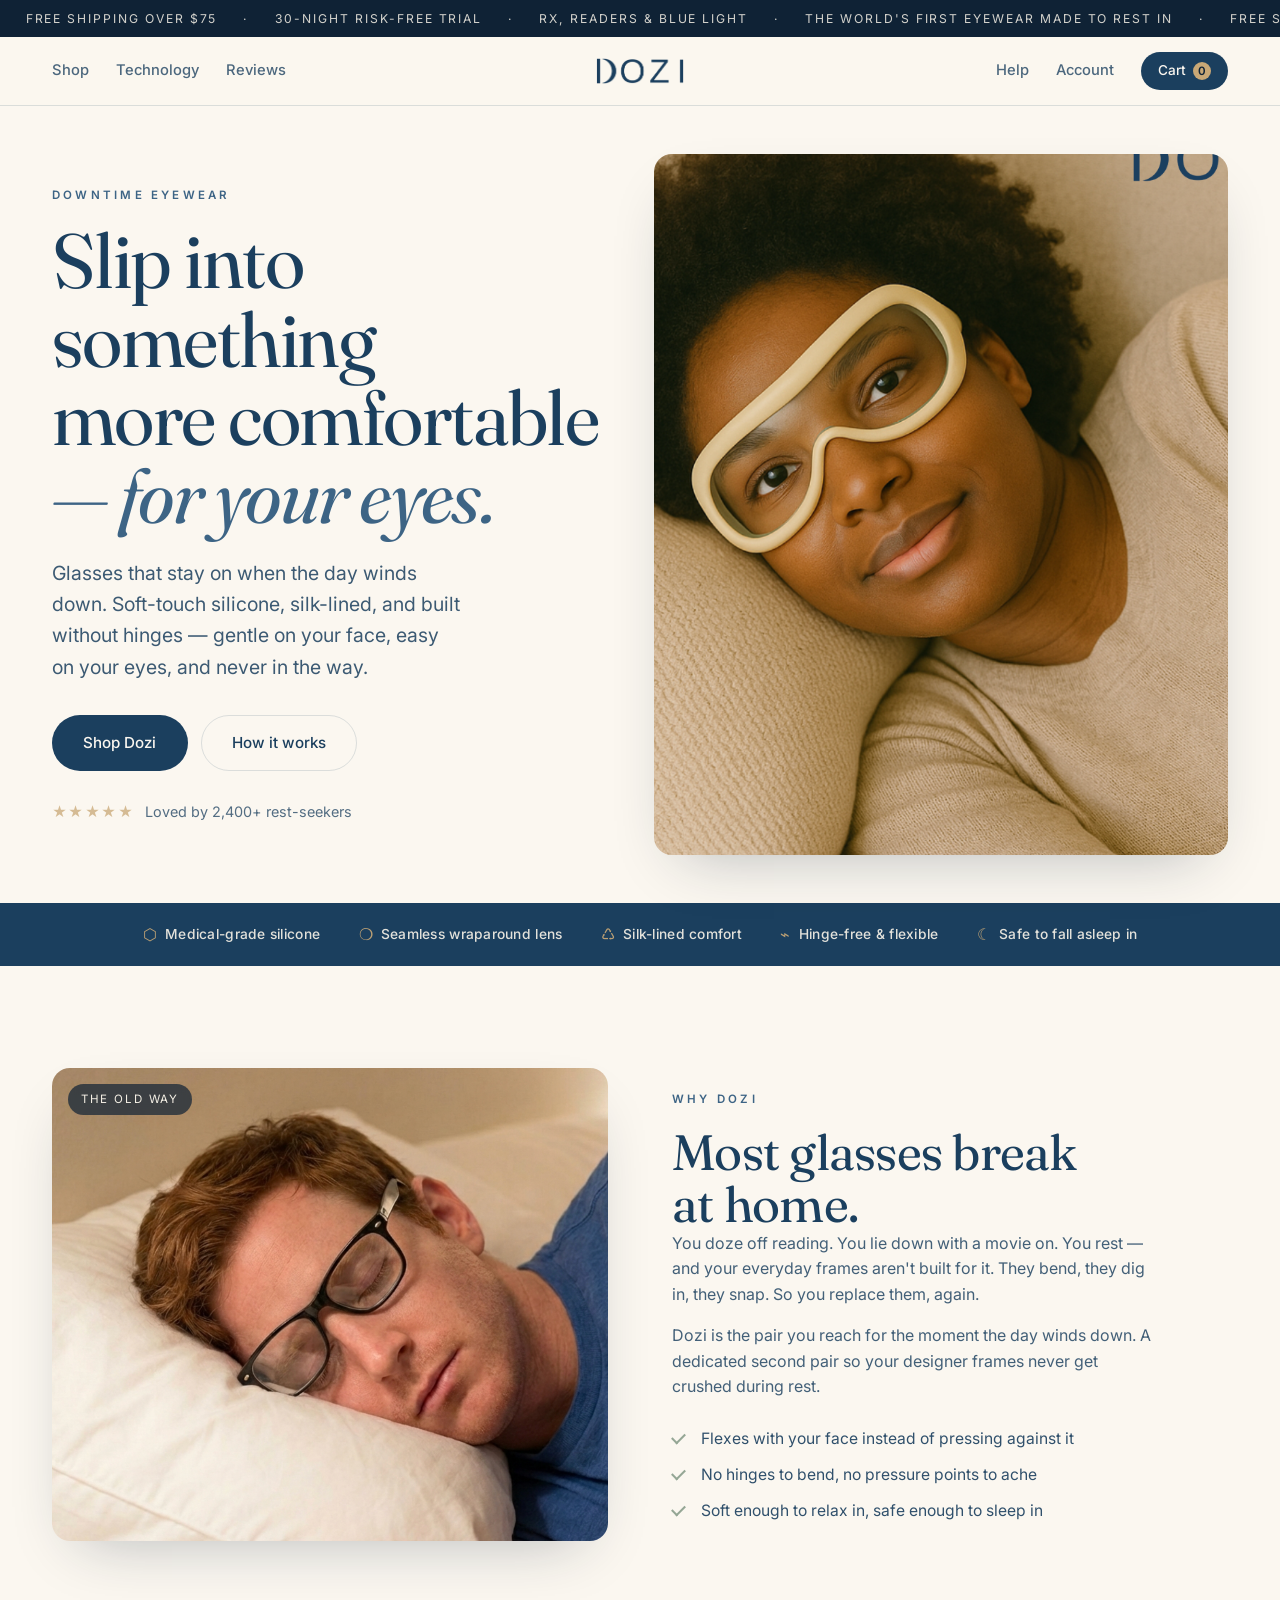
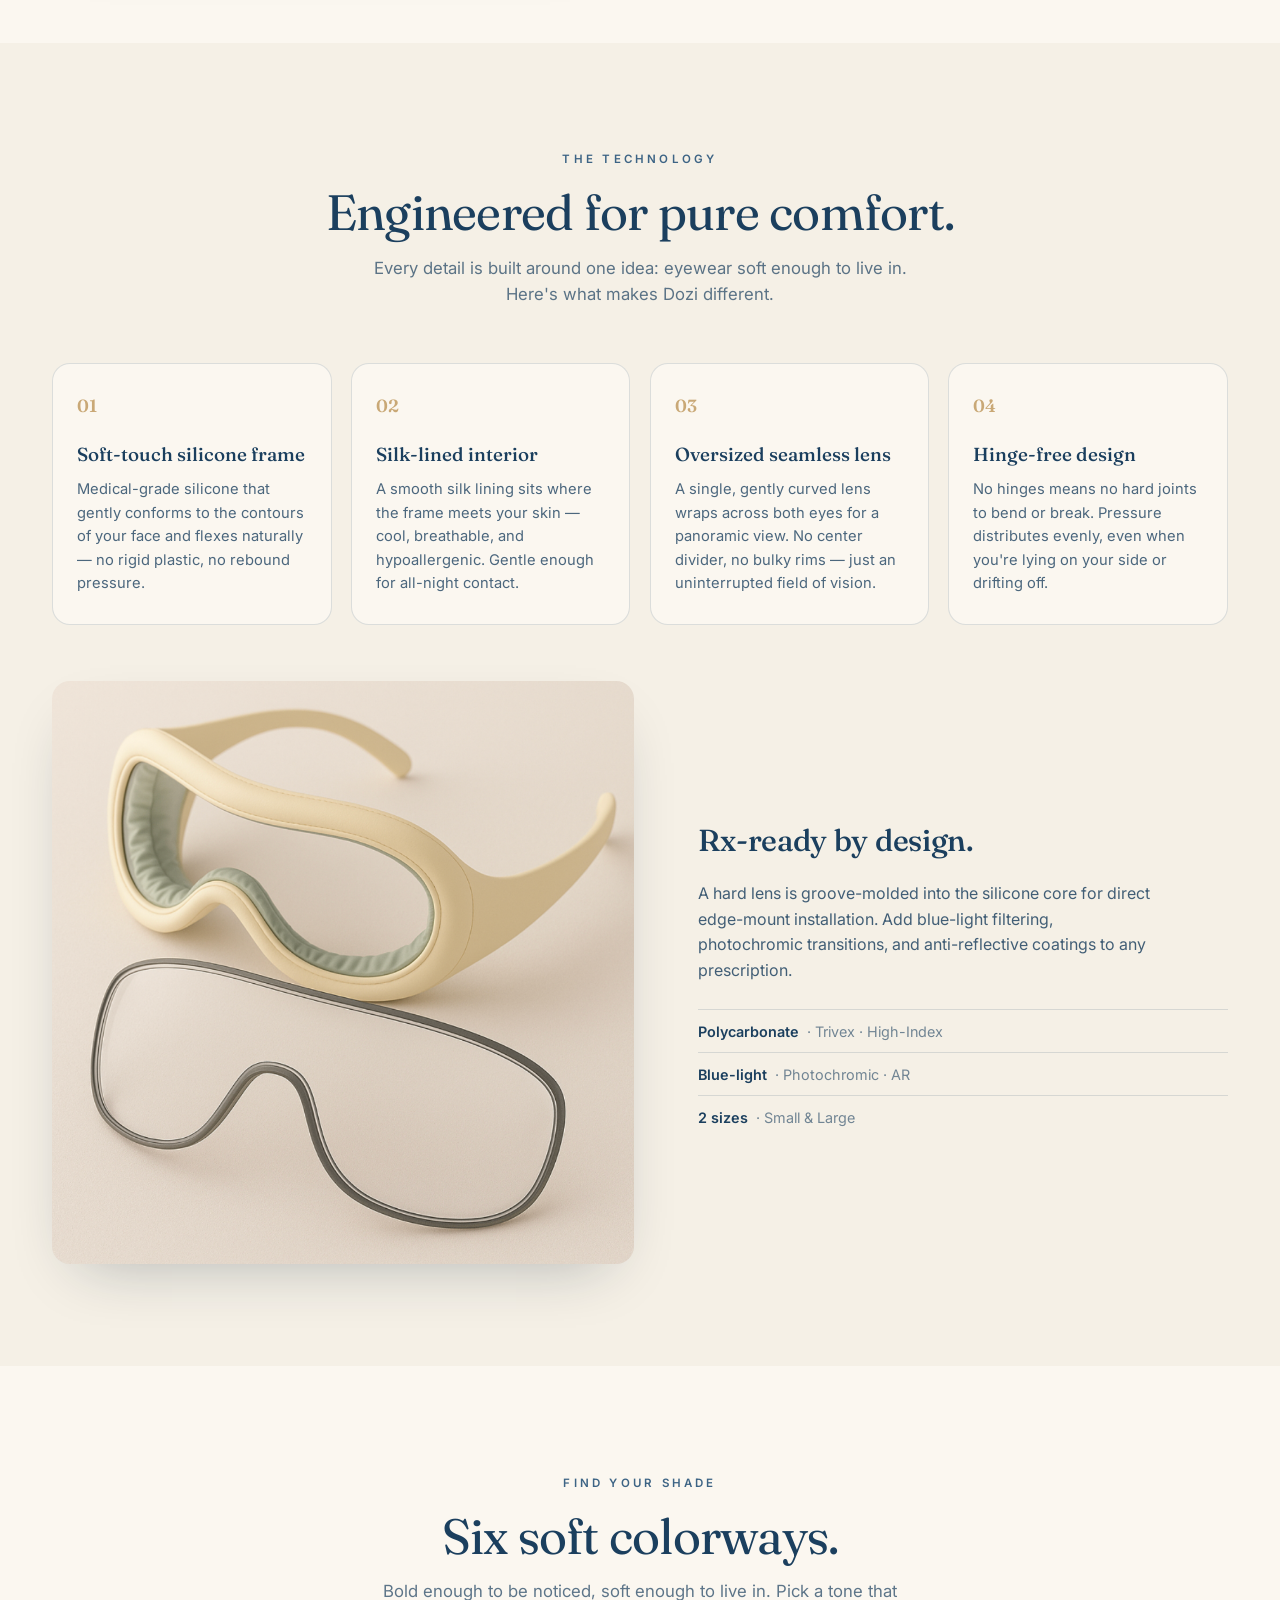
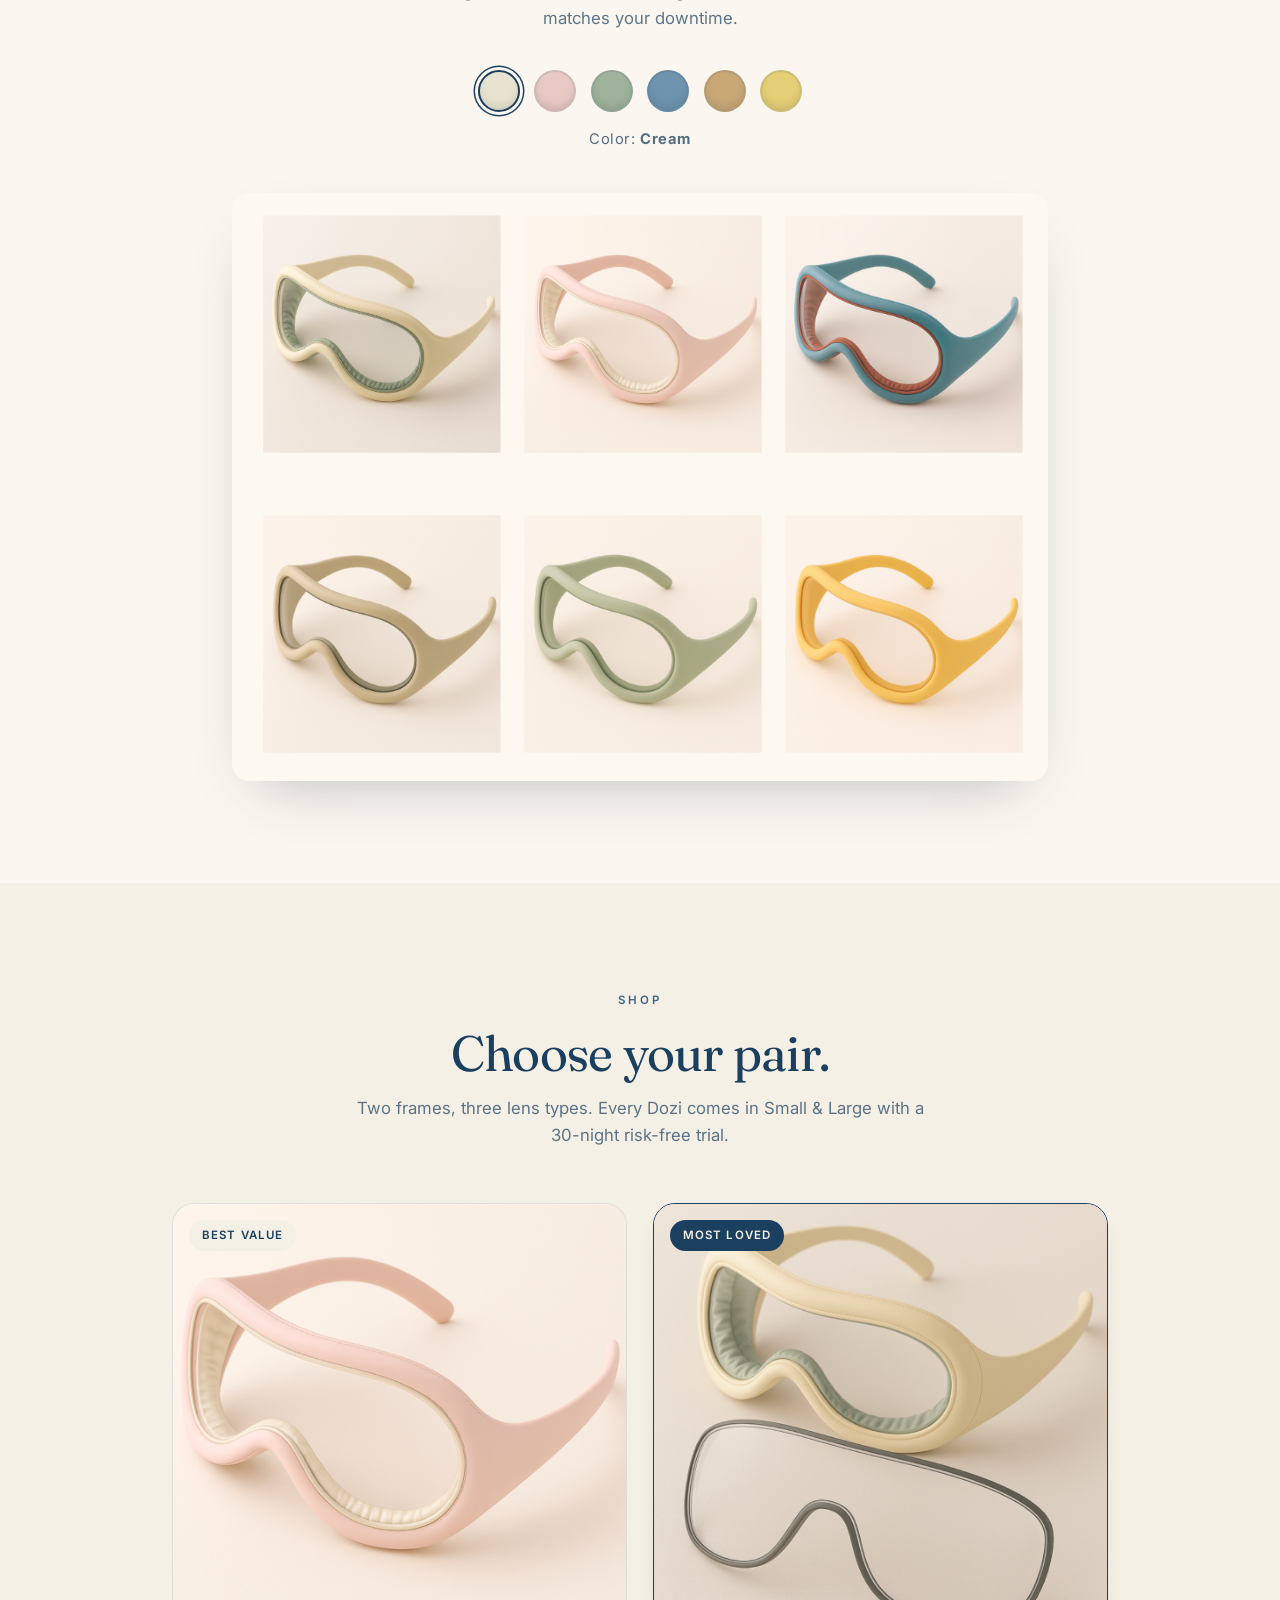
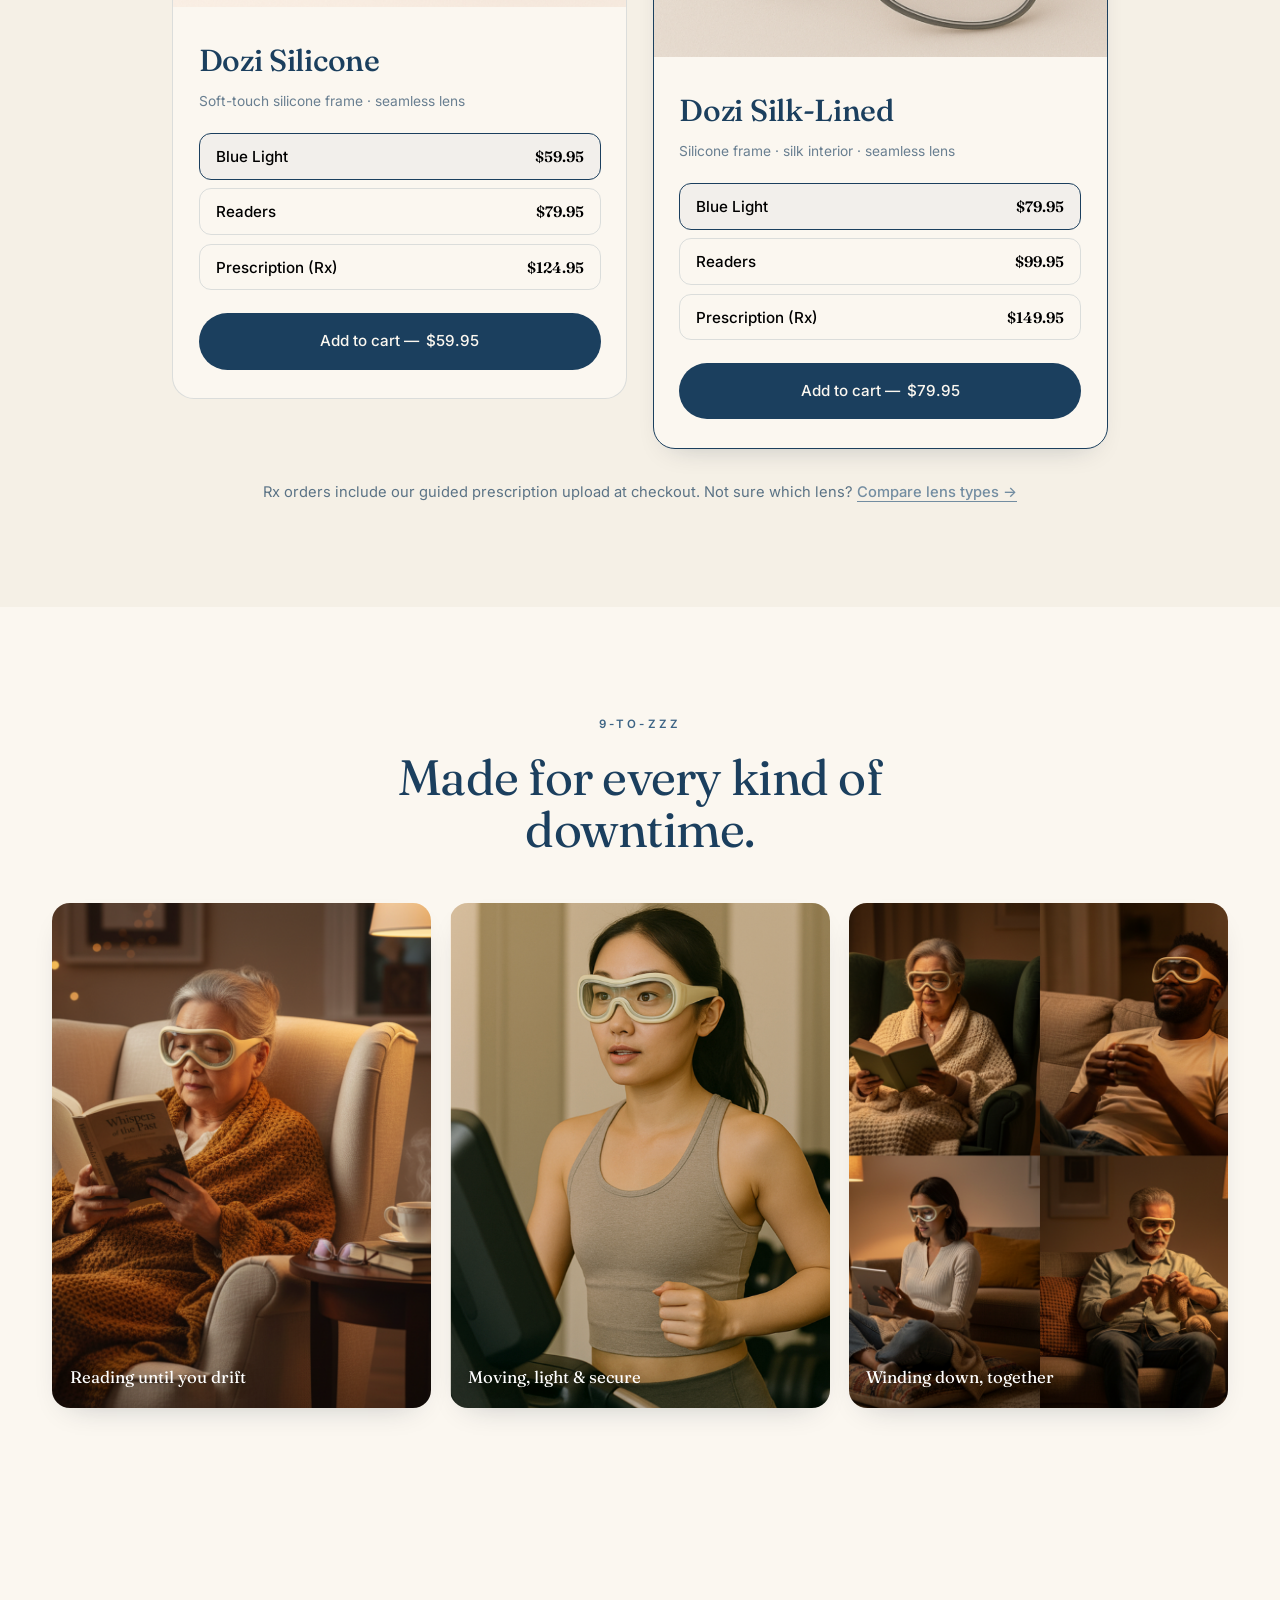
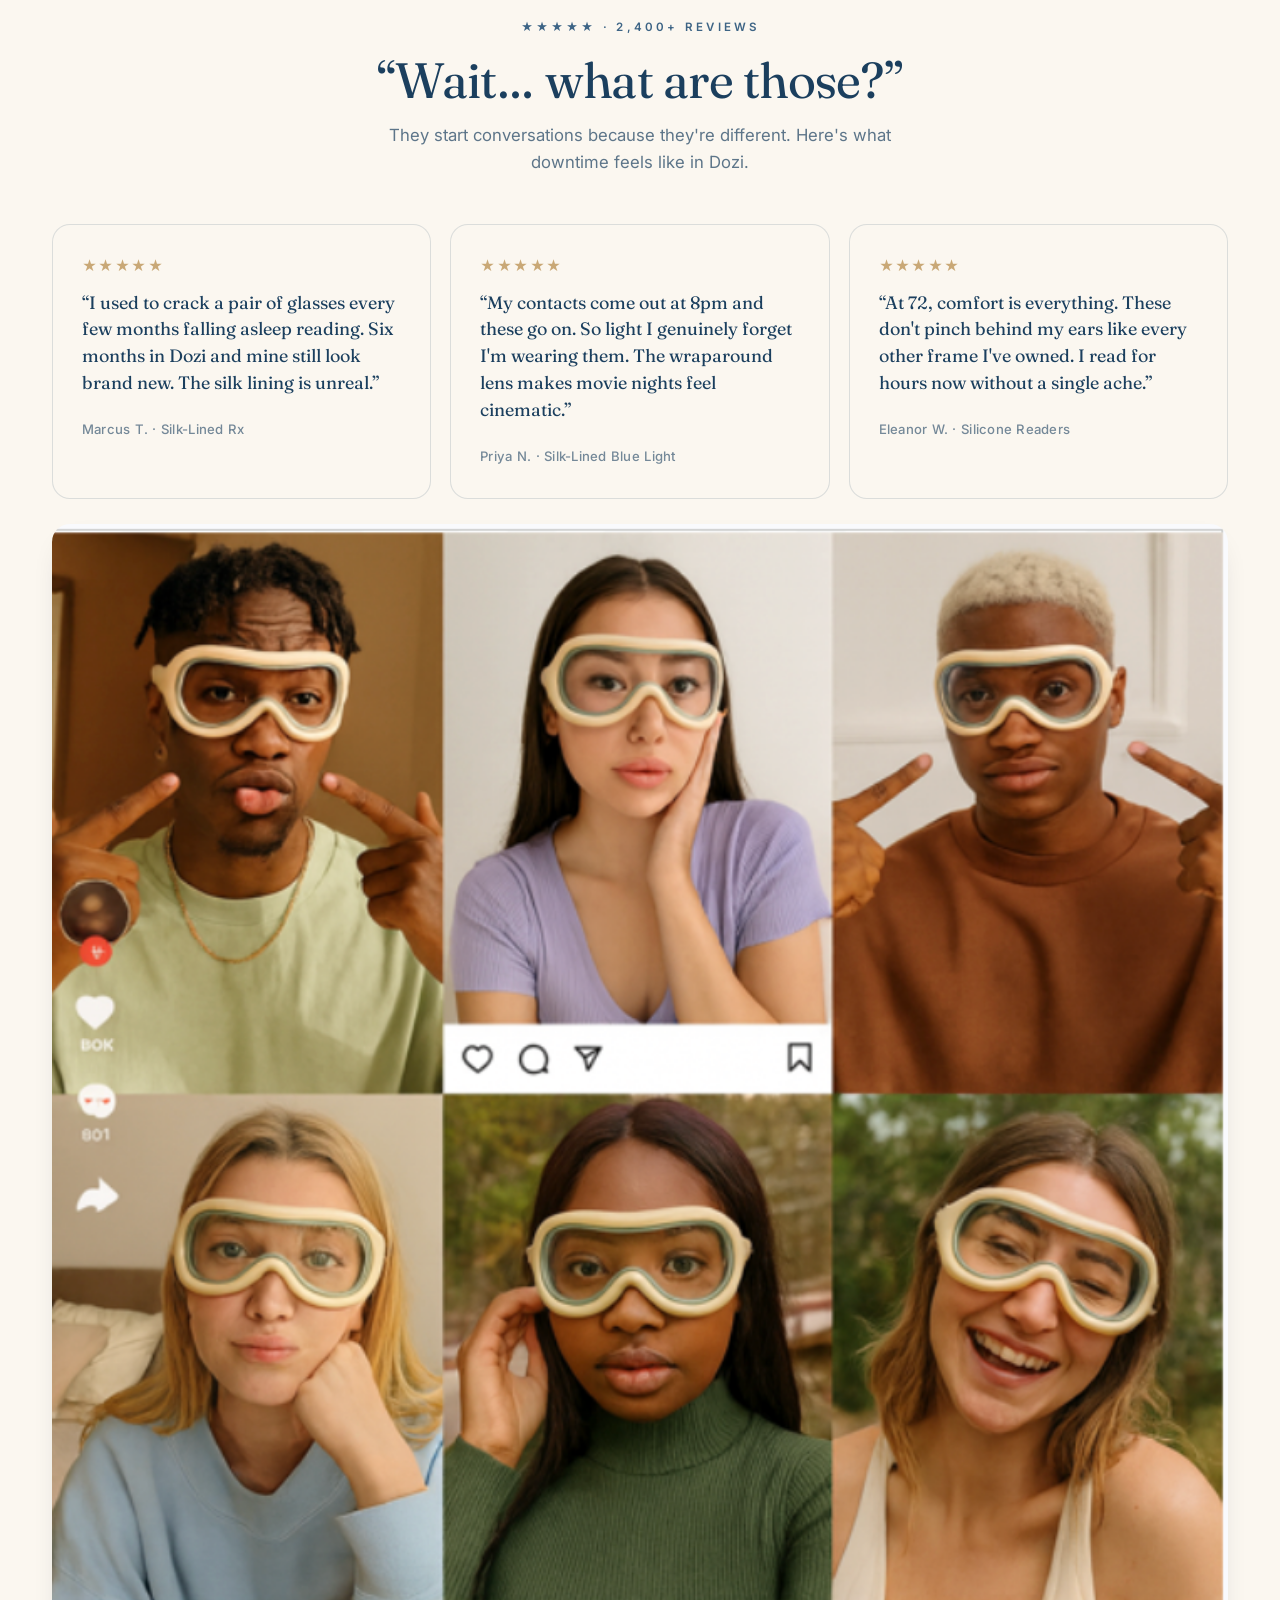
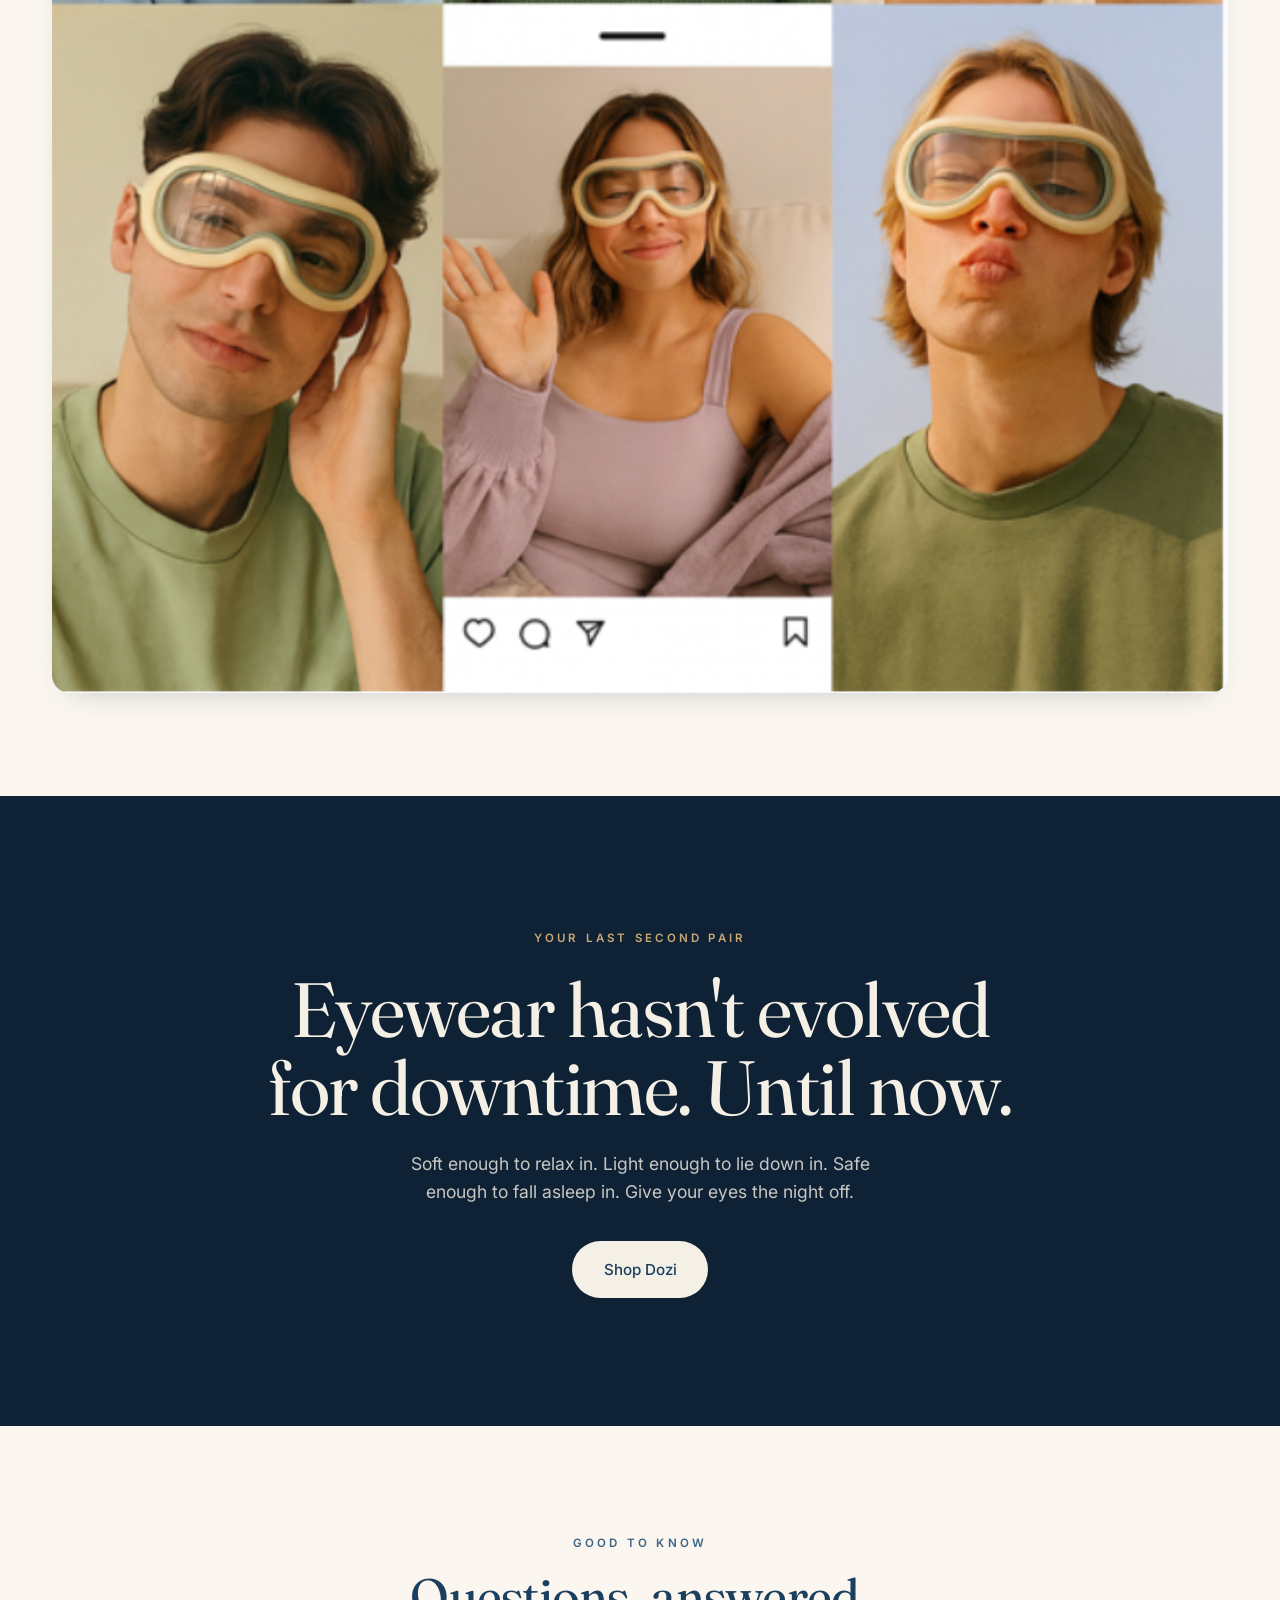
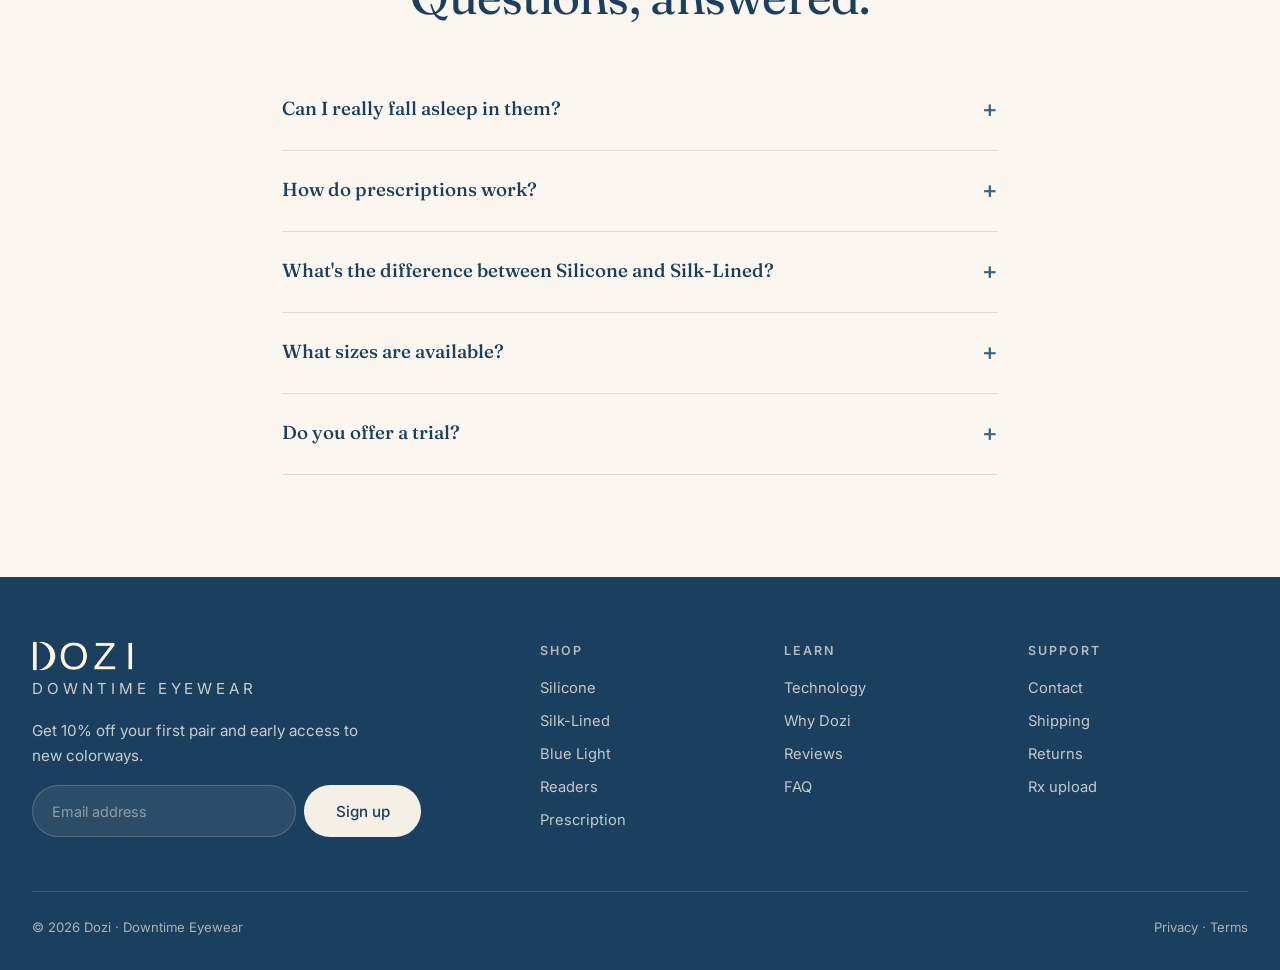
<file: index.html>
<!DOCTYPE html>
<html lang="en">
<head>
<meta charset="UTF-8" />
<meta name="viewport" content="width=device-width, initial-scale=1.0" />
<title>DOZI - Downtime Eyewear</title>
<meta name="description" content="Dozi is comfort-first eyewear designed for downtime. Soft-touch silicone, silk-lined, hinge-free — light enough to lie down in, safe enough to fall asleep in." />
<!-- Social preview (Open Graph + Twitter) -->
<meta property="og:type" content="website" />
<meta property="og:site_name" content="Dozi" />
<meta property="og:title" content="DOZI - Downtime Eyewear" />
<meta property="og:description" content="Glasses made to rest in. Soft-touch silicone, silk-lined, hinge-free — comfort-first eyewear for reading, watching, and winding down." />
<meta property="og:url" content="https://jordangoldstein87.github.io/dozi/" />
<meta property="og:image" content="https://jordangoldstein87.github.io/dozi/assets/og-image.png?v=2" />
<meta property="og:image:width" content="1200" />
<meta property="og:image:height" content="630" />
<meta property="og:image:alt" content="A person resting comfortably in Dozi downtime eyewear" />
<meta name="twitter:card" content="summary_large_image" />
<meta name="twitter:title" content="DOZI - Downtime Eyewear" />
<meta name="twitter:description" content="Glasses made to rest in." />
<meta name="twitter:image" content="https://jordangoldstein87.github.io/dozi/assets/og-image.png?v=2" />
<link rel="preconnect" href="https://fonts.googleapis.com" />
<link rel="preconnect" href="https://fonts.gstatic.com" crossorigin />
<link href="https://fonts.googleapis.com/css2?family=Fraunces:opsz,wght@9..144,300;9..144,400;9..144,500;9..144,600&family=Inter:wght@300;400;500;600&display=swap" rel="stylesheet" />
<link rel="stylesheet" href="styles.css" />
</head>
<body>

<!-- Announcement -->
<div class="announce">
  <div class="announce-track">
    <span>Free shipping over $75</span><span>·</span>
    <span>30-night risk-free trial</span><span>·</span>
    <span>Rx, Readers &amp; Blue&nbsp;Light</span><span>·</span>
    <span>The world's first eyewear made to rest in</span><span>·</span>
    <span>Free shipping over $75</span><span>·</span>
    <span>30-night risk-free trial</span><span>·</span>
    <span>Rx, Readers &amp; Blue&nbsp;Light</span><span>·</span>
    <span>The world's first eyewear made to rest in</span><span>·</span>
  </div>
</div>

<!-- Nav -->
<header class="nav" id="nav">
  <div class="nav-inner">
    <nav class="nav-links nav-left">
      <a href="#shop">Shop</a>
      <a href="technology.html">Technology</a>
      <a href="#reviews">Reviews</a>
    </nav>
    <a href="#top" class="brand" aria-label="Dozi home">
      <img src="assets/wordmark-navy.png" alt="Dozi" class="brand-mark" />
    </a>
    <div class="nav-links nav-right">
      <a href="#faq" class="hide-sm">Help</a>
      <a href="#" class="hide-sm">Account</a>
      <a href="#shop" class="cart">Cart <span class="cart-count">0</span></a>
    </div>
  </div>
</header>

<main id="top">

<!-- Hero -->
<section class="hero">
  <div class="hero-media">
    <img src="assets/hero-pillow.png" alt="A woman resting comfortably while wearing Dozi downtime eyewear" />
  </div>
  <div class="hero-copy">
    <span class="eyebrow">Downtime Eyewear</span>
    <h1 class="display">Slip into something<br />more comfortable<br /><em>— for your eyes.</em></h1>
    <p class="lede">Glasses that stay on when the day winds down. Soft-touch silicone, silk-lined, and built without hinges — gentle on your face, easy on your eyes, and never in the way.</p>
    <div class="hero-cta">
      <a href="product.html" class="btn btn-primary">Shop Dozi</a>
      <a href="technology.html" class="btn btn-ghost">How it works</a>
    </div>
    <div class="hero-rating">
      <span class="stars">★★★★★</span>
      <span>Loved by 2,400+ rest-seekers</span>
    </div>
  </div>
</section>

<!-- Trust marquee -->
<section class="strip">
  <div class="strip-item"><span class="strip-icon">⬡</span> Medical-grade silicone</div>
  <div class="strip-item"><span class="strip-icon">❍</span> Seamless wraparound lens</div>
  <div class="strip-item"><span class="strip-icon">♺</span> Silk-lined comfort</div>
  <div class="strip-item"><span class="strip-icon">⌁</span> Hinge-free &amp; flexible</div>
  <div class="strip-item"><span class="strip-icon">☾</span> Safe to fall asleep in</div>
</section>

<!-- Problem / Solution -->
<section class="split" id="why">
  <div class="split-media">
    <img src="assets/problem-sleep.png" alt="A man asleep in his everyday glasses" />
    <span class="img-tag">The old way</span>
  </div>
  <div class="split-copy">
    <span class="eyebrow">Why Dozi</span>
    <h2 class="h2">Most glasses break<br />at home.</h2>
    <p>You doze off reading. You lie down with a movie on. You rest — and your everyday frames aren't built for it. They bend, they dig in, they snap. So you replace them, again.</p>
    <p>Dozi is the pair you reach for the moment the day winds down. A dedicated second pair so your designer frames never get crushed during rest.</p>
    <ul class="checks">
      <li>Flexes with your face instead of pressing against it</li>
      <li>No hinges to bend, no pressure points to ache</li>
      <li>Soft enough to relax in, safe enough to sleep in</li>
    </ul>
  </div>
</section>

<!-- Technology / Features -->
<section class="tech" id="tech">
  <div class="section-head center">
    <span class="eyebrow">The Technology</span>
    <h2 class="h2">Engineered for pure comfort.</h2>
    <p class="section-sub">Every detail is built around one idea: eyewear soft enough to live in. Here's what makes Dozi different.</p>
  </div>
  <div class="feature-grid">
    <article class="feature">
      <div class="feature-num">01</div>
      <h3>Soft-touch silicone frame</h3>
      <p>Medical-grade silicone that gently conforms to the contours of your face and flexes naturally — no rigid plastic, no rebound pressure.</p>
    </article>
    <article class="feature">
      <div class="feature-num">02</div>
      <h3>Silk-lined interior</h3>
      <p>A smooth silk lining sits where the frame meets your skin — cool, breathable, and hypoallergenic. Gentle enough for all-night contact.</p>
    </article>
    <article class="feature">
      <div class="feature-num">03</div>
      <h3>Oversized seamless lens</h3>
      <p>A single, gently curved lens wraps across both eyes for a panoramic view. No center divider, no bulky rims — just an uninterrupted field of vision.</p>
    </article>
    <article class="feature">
      <div class="feature-num">04</div>
      <h3>Hinge-free design</h3>
      <p>No hinges means no hard joints to bend or break. Pressure distributes evenly, even when you're lying on your side or drifting off.</p>
    </article>
  </div>
  <div class="tech-showcase">
    <img src="assets/product-cream.png" alt="Dozi frame in cream silicone with removable lens" />
    <div class="tech-showcase-copy">
      <h3 class="h3">Rx-ready by design.</h3>
      <p>A hard lens is groove-molded into the silicone core for direct edge-mount installation. Add blue-light filtering, photochromic transitions, and anti-reflective coatings to any prescription.</p>
      <div class="spec-row">
        <div class="spec"><strong>Polycarbonate</strong><span>· Trivex · High-Index</span></div>
        <div class="spec"><strong>Blue-light</strong><span>· Photochromic · AR</span></div>
        <div class="spec"><strong>2 sizes</strong><span>· Small &amp; Large</span></div>
      </div>
    </div>
  </div>
</section>

<!-- Colorways -->
<section class="colorways">
  <div class="section-head center">
    <span class="eyebrow">Find your shade</span>
    <h2 class="h2">Six soft colorways.</h2>
    <p class="section-sub">Bold enough to be noticed, soft enough to live in. Pick a tone that matches your downtime.</p>
  </div>
  <div class="swatches" id="swatches">
    <button class="swatch is-active" style="--sw:#E8E2D0" data-name="Cream"></button>
    <button class="swatch" style="--sw:#E9C9C4" data-name="Blush"></button>
    <button class="swatch" style="--sw:#9FB39C" data-name="Sage"></button>
    <button class="swatch" style="--sw:#6E94AE" data-name="Slate"></button>
    <button class="swatch" style="--sw:#C9A876" data-name="Sand"></button>
    <button class="swatch" style="--sw:#E4CF76" data-name="Honey"></button>
  </div>
  <p class="swatch-label">Color: <strong id="swatch-name">Cream</strong></p>
  <div class="colorways-img">
    <img src="assets/colorways.png" alt="The Dozi frame shown in six colorways" />
  </div>
</section>

<!-- Shop / Products -->
<section class="shop" id="shop">
  <div class="section-head center">
    <span class="eyebrow">Shop</span>
    <h2 class="h2">Choose your pair.</h2>
    <p class="section-sub">Two frames, three lens types. Every Dozi comes in Small &amp; Large with a 30-night risk-free trial.</p>
  </div>

  <div class="product-cols">
    <!-- Silicone -->
    <div class="product-card">
      <a href="product.html" class="product-card-media">
        <img src="assets/product-pink.png" alt="Dozi Silicone frame" />
        <span class="badge">Best value</span>
      </a>
      <div class="product-card-body">
        <h3 class="h3"><a href="product.html">Dozi Silicone</a></h3>
        <p class="product-tag">Soft-touch silicone frame · seamless lens</p>
        <div class="price-list">
          <button class="price-opt is-active" data-price="59.95">
            <span class="po-name">Blue Light</span>
            <span class="po-price">$59.95</span>
          </button>
          <button class="price-opt" data-price="79.95">
            <span class="po-name">Readers</span>
            <span class="po-price">$79.95</span>
          </button>
          <button class="price-opt" data-price="124.95">
            <span class="po-name">Prescription (Rx)</span>
            <span class="po-price">$124.95</span>
          </button>
        </div>
        <a href="#" class="btn btn-primary btn-block" data-add="Dozi Silicone">Add to cart — <span class="add-price">$59.95</span></a>
      </div>
    </div>

    <!-- Silk-lined -->
    <div class="product-card featured">
      <a href="product.html" class="product-card-media">
        <img src="assets/product-cream.png" alt="Dozi Silk-Lined frame" />
        <span class="badge badge-dark">Most loved</span>
      </a>
      <div class="product-card-body">
        <h3 class="h3"><a href="product.html">Dozi Silk-Lined</a></h3>
        <p class="product-tag">Silicone frame · silk interior · seamless lens</p>
        <div class="price-list">
          <button class="price-opt is-active" data-price="79.95">
            <span class="po-name">Blue Light</span>
            <span class="po-price">$79.95</span>
          </button>
          <button class="price-opt" data-price="99.95">
            <span class="po-name">Readers</span>
            <span class="po-price">$99.95</span>
          </button>
          <button class="price-opt" data-price="149.95">
            <span class="po-name">Prescription (Rx)</span>
            <span class="po-price">$149.95</span>
          </button>
        </div>
        <a href="#" class="btn btn-primary btn-block" data-add="Dozi Silk-Lined">Add to cart — <span class="add-price">$79.95</span></a>
      </div>
    </div>
  </div>
  <p class="shop-note">Rx orders include our guided prescription upload at checkout. Not sure which lens? <a href="#faq">Compare lens types →</a></p>
</section>

<!-- Lifestyle band -->
<section class="lifestyle">
  <div class="section-head center">
    <span class="eyebrow">9-to-zzz</span>
    <h2 class="h2">Made for every kind of downtime.</h2>
  </div>
  <div class="life-grid">
    <figure class="life-card tall">
      <img src="assets/life-reading.png" alt="An older woman reading in her armchair wearing Dozi" />
      <figcaption>Reading until you drift</figcaption>
    </figure>
    <figure class="life-card">
      <img src="assets/life-treadmill.png" alt="A woman on a treadmill wearing Dozi" />
      <figcaption>Moving, light &amp; secure</figcaption>
    </figure>
    <figure class="life-card">
      <img src="assets/life-grid.png" alt="People relaxing at home in Dozi eyewear" />
      <figcaption>Winding down, together</figcaption>
    </figure>
  </div>
</section>

<!-- Reviews -->
<section class="reviews" id="reviews">
  <div class="section-head center">
    <span class="eyebrow">★★★★★ · 2,400+ reviews</span>
    <h2 class="h2">“Wait… what are those?”</h2>
    <p class="section-sub">They start conversations because they're different. Here's what downtime feels like in Dozi.</p>
  </div>
  <div class="review-grid">
    <blockquote class="review">
      <div class="stars">★★★★★</div>
      <p>“I used to crack a pair of glasses every few months falling asleep reading. Six months in Dozi and mine still look brand new. The silk lining is unreal.”</p>
      <cite>Marcus T. · Silk-Lined Rx</cite>
    </blockquote>
    <blockquote class="review">
      <div class="stars">★★★★★</div>
      <p>“My contacts come out at 8pm and these go on. So light I genuinely forget I'm wearing them. The wraparound lens makes movie nights feel cinematic.”</p>
      <cite>Priya N. · Silk-Lined Blue Light</cite>
    </blockquote>
    <blockquote class="review">
      <div class="stars">★★★★★</div>
      <p>“At 72, comfort is everything. These don't pinch behind my ears like every other frame I've owned. I read for hours now without a single ache.”</p>
      <cite>Eleanor W. · Silicone Readers</cite>
    </blockquote>
  </div>
  <figure class="review-banner">
    <img src="assets/ugc-grid.png" alt="A grid of customers wearing Dozi eyewear" />
  </figure>
</section>

<!-- Second pair / CTA -->
<section class="closer">
  <div class="closer-inner">
    <span class="eyebrow light">Your last second pair</span>
    <h2 class="display closer-h">Eyewear hasn't evolved<br />for downtime. Until now.</h2>
    <p>Soft enough to relax in. Light enough to lie down in. Safe enough to fall asleep in. Give your eyes the night off.</p>
    <a href="#shop" class="btn btn-cream">Shop Dozi</a>
  </div>
</section>

<!-- FAQ -->
<section class="faq" id="faq">
  <div class="section-head center">
    <span class="eyebrow">Good to know</span>
    <h2 class="h2">Questions, answered.</h2>
  </div>
  <div class="faq-list">
    <details>
      <summary>Can I really fall asleep in them?</summary>
      <p>Yes — that's the whole point. The hinge-free silicone frame flexes instead of pressing, and the silk lining stays cool against your skin. There are no hard joints to dig in when you're lying on your side.</p>
    </details>
    <details>
      <summary>How do prescriptions work?</summary>
      <p>Choose the Rx lens at checkout and you'll be guided through uploading your prescription. We make lenses in polycarbonate, Trivex, and High-Index, with optional blue-light, photochromic, and anti-reflective coatings.</p>
    </details>
    <details>
      <summary>What's the difference between Silicone and Silk-Lined?</summary>
      <p>Both have the same soft-touch silicone frame and seamless wraparound lens. Silk-Lined adds a silk interior where the frame meets your skin — cooler, more breathable, and our most-loved pick for all-night wear.</p>
    </details>
    <details>
      <summary>What sizes are available?</summary>
      <p>Every Dozi comes in Small and Large. If you're between sizes, our 30-night trial means you can swap risk-free.</p>
    </details>
    <details>
      <summary>Do you offer a trial?</summary>
      <p>Every order includes a 30-night risk-free trial. Rest in them, sleep in them, and if they're not for you, send them back.</p>
    </details>
  </div>
</section>

</main>

<!-- Footer -->
<footer class="footer">
  <div class="footer-top">
    <div class="footer-news">
      <img src="assets/wordmark-navy.png" alt="Dozi" class="footer-mark" />
      <p class="footer-tag">Downtime Eyewear</p>
      <p>Get 10% off your first pair and early access to new colorways.</p>
      <form class="news-form" onsubmit="return false">
        <input type="email" placeholder="Email address" aria-label="Email address" />
        <button class="btn btn-primary">Sign up</button>
      </form>
    </div>
    <div class="footer-cols">
      <div>
        <h4>Shop</h4>
        <a href="#shop">Silicone</a>
        <a href="#shop">Silk-Lined</a>
        <a href="#shop">Blue Light</a>
        <a href="#shop">Readers</a>
        <a href="#shop">Prescription</a>
      </div>
      <div>
        <h4>Learn</h4>
        <a href="#tech">Technology</a>
        <a href="#why">Why Dozi</a>
        <a href="#reviews">Reviews</a>
        <a href="#faq">FAQ</a>
      </div>
      <div>
        <h4>Support</h4>
        <a href="#">Contact</a>
        <a href="#">Shipping</a>
        <a href="#">Returns</a>
        <a href="#">Rx upload</a>
      </div>
    </div>
  </div>
  <div class="footer-bottom">
    <span>© 2026 Dozi · Downtime Eyewear</span>
    <span class="footer-legal"><a href="#">Privacy</a> · <a href="#">Terms</a></span>
  </div>
</footer>

<script src="tryon.js"></script>
<script src="cart.js"></script>
<script src="app.js"></script>
</body>
</html>
</file>
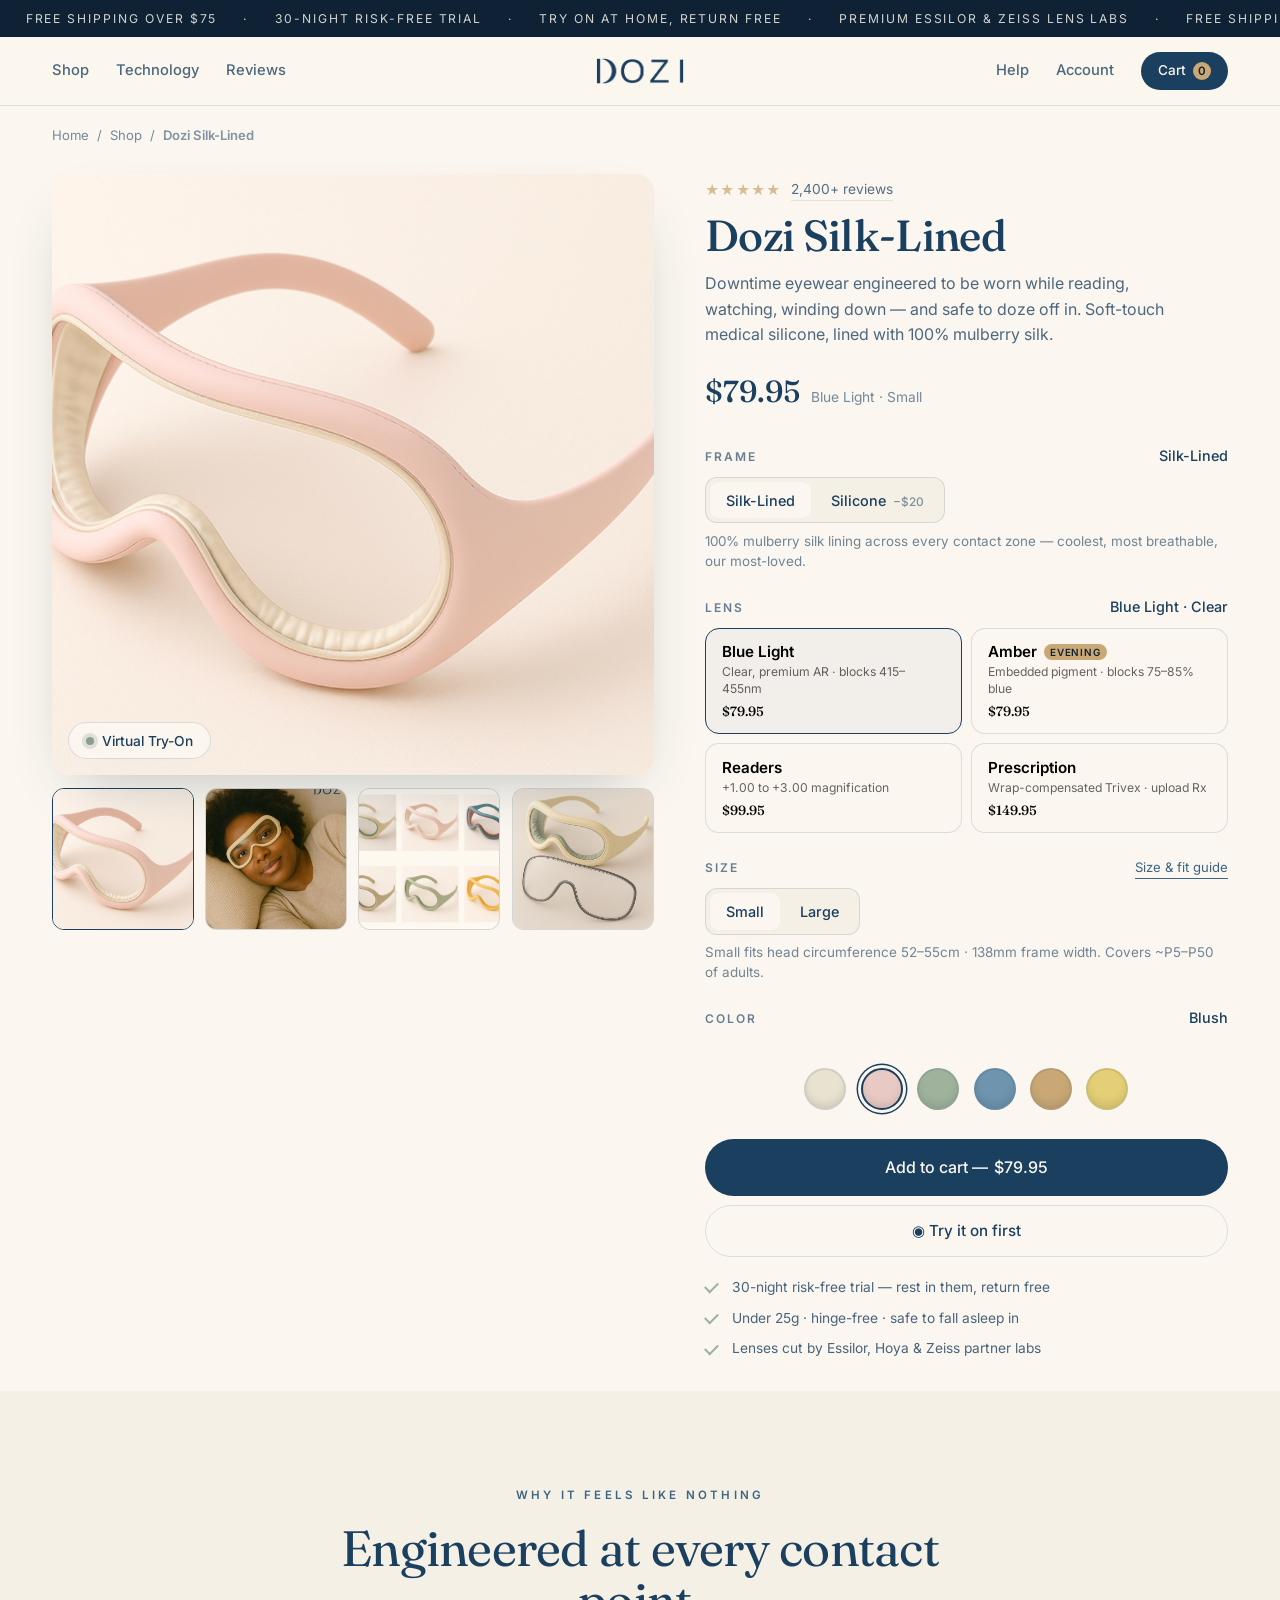
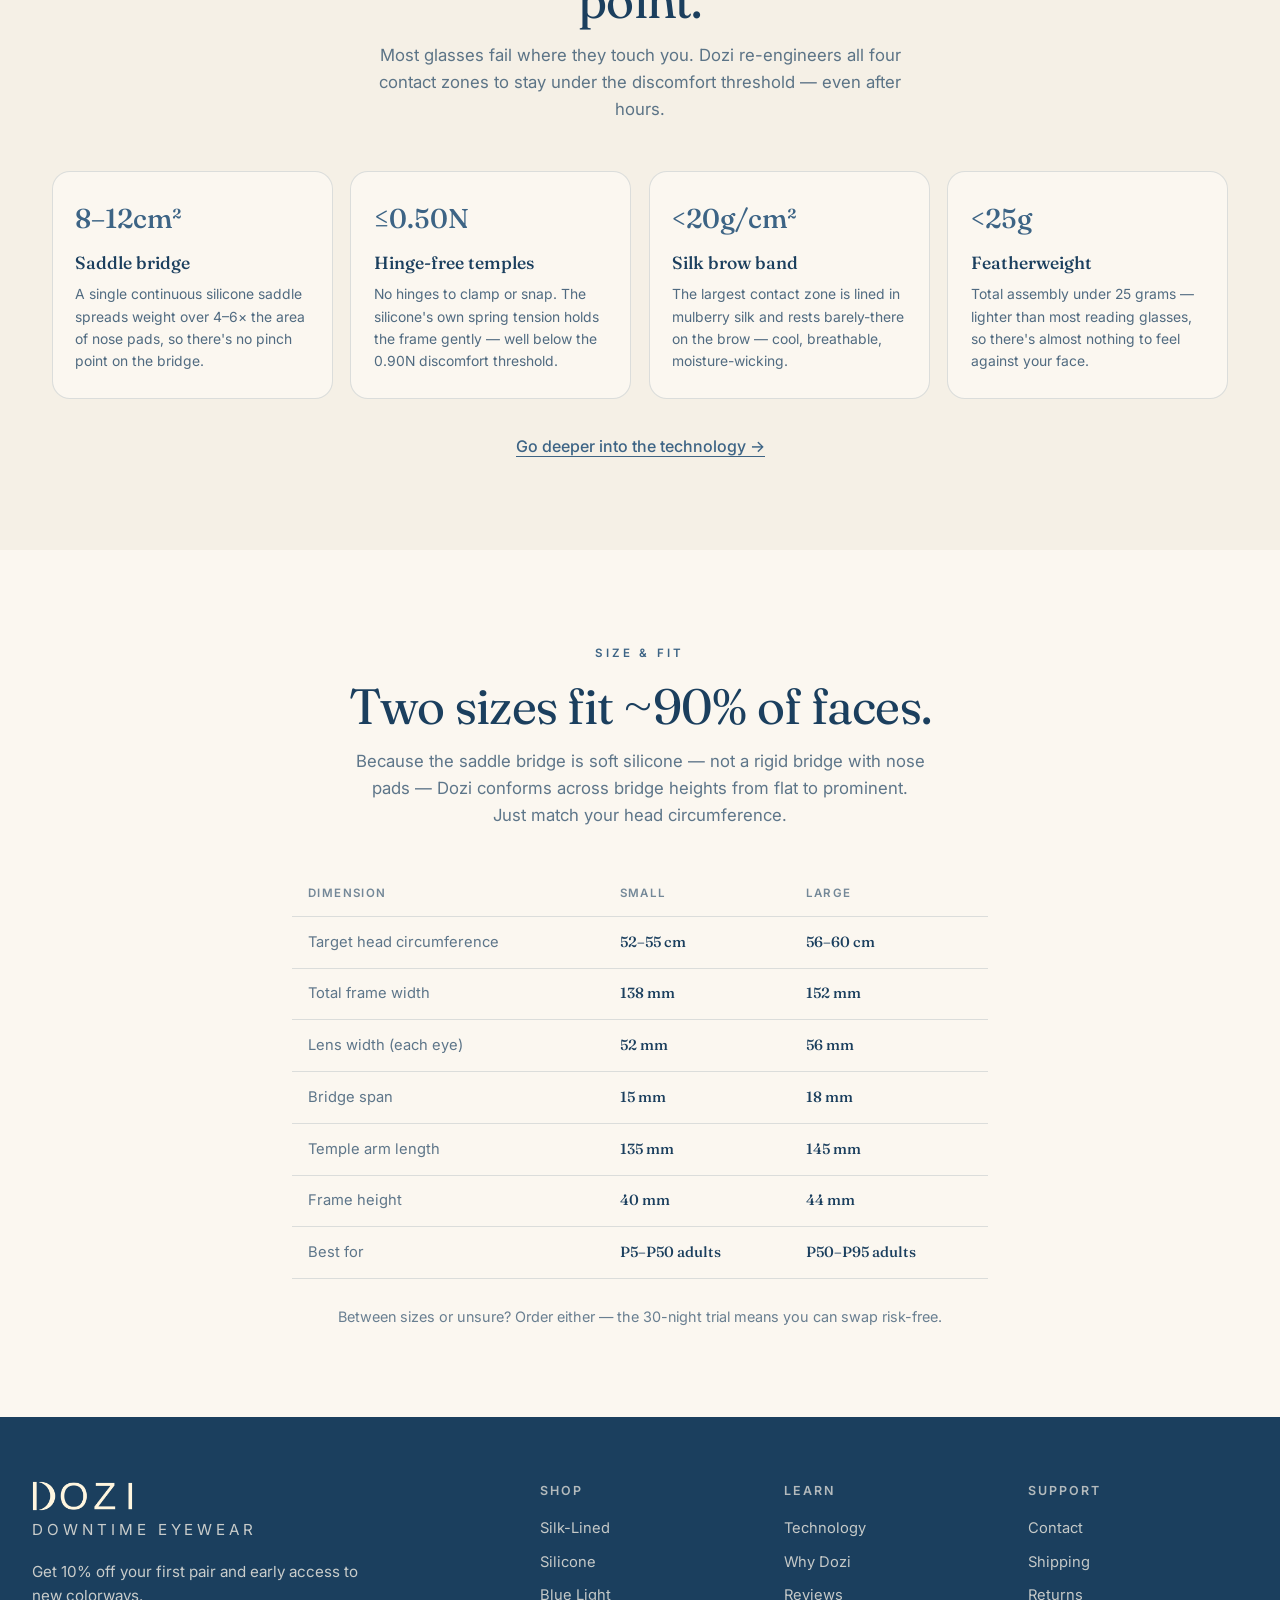
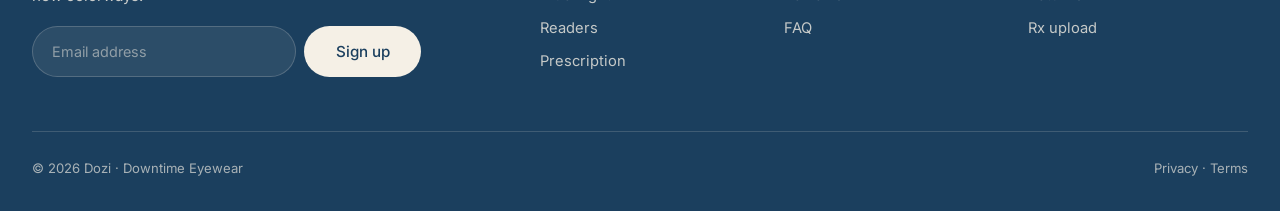
<file: product.html>
<!DOCTYPE html>
<html lang="en">
<head>
<meta charset="UTF-8" />
<meta name="viewport" content="width=device-width, initial-scale=1.0" />
<title>Dozi Silk-Lined — Downtime Eyewear | Dozi</title>
<meta name="description" content="The Dozi Silk-Lined frame: platinum-cured medical silicone, 100% mulberry silk lining, a hinge-free saddle-bridge fit under 25 grams. Try it on virtually." />
<!-- Social preview (Open Graph + Twitter) -->
<meta property="og:type" content="website" />
<meta property="og:site_name" content="Dozi" />
<meta property="og:title" content="DOZI - Downtime Eyewear" />
<meta property="og:description" content="Glasses made to rest in. Soft-touch silicone, silk-lined, hinge-free — try them on virtually." />
<meta property="og:url" content="https://jordangoldstein87.github.io/dozi/product.html" />
<meta property="og:image" content="https://jordangoldstein87.github.io/dozi/assets/og-image.png?v=2" />
<meta property="og:image:width" content="1200" />
<meta property="og:image:height" content="630" />
<meta property="og:image:alt" content="A person resting comfortably in Dozi downtime eyewear" />
<meta name="twitter:card" content="summary_large_image" />
<meta name="twitter:title" content="DOZI - Downtime Eyewear" />
<meta name="twitter:description" content="Glasses made to rest in." />
<meta name="twitter:image" content="https://jordangoldstein87.github.io/dozi/assets/og-image.png?v=2" />
<link rel="preconnect" href="https://fonts.googleapis.com" />
<link rel="preconnect" href="https://fonts.gstatic.com" crossorigin />
<link href="https://fonts.googleapis.com/css2?family=Fraunces:opsz,wght@9..144,300;9..144,400;9..144,500;9..144,600&family=Inter:wght@300;400;500;600&display=swap" rel="stylesheet" />
<link rel="stylesheet" href="styles.css" />
</head>
<body>

<div class="announce">
  <div class="announce-track">
    <span>Free shipping over $75</span><span>·</span>
    <span>30-night risk-free trial</span><span>·</span>
    <span>Try on at home, return free</span><span>·</span>
    <span>Premium Essilor &amp; Zeiss lens labs</span><span>·</span>
    <span>Free shipping over $75</span><span>·</span>
    <span>30-night risk-free trial</span><span>·</span>
    <span>Try on at home, return free</span><span>·</span>
    <span>Premium Essilor &amp; Zeiss lens labs</span><span>·</span>
  </div>
</div>

<header class="nav" id="nav">
  <div class="nav-inner">
    <nav class="nav-links nav-left">
      <a href="index.html#shop">Shop</a>
      <a href="technology.html">Technology</a>
      <a href="index.html#reviews">Reviews</a>
    </nav>
    <a href="index.html" class="brand" aria-label="Dozi home">
      <img src="assets/wordmark-navy.png" alt="Dozi" class="brand-mark" />
    </a>
    <div class="nav-links nav-right">
      <a href="index.html#faq" class="hide-sm">Help</a>
      <a href="#" class="hide-sm">Account</a>
      <a href="#" class="cart">Cart <span class="cart-count">0</span></a>
    </div>
  </div>
</header>

<main id="top">

<nav class="crumbs">
  <a href="index.html">Home</a> <span>/</span>
  <a href="index.html#shop">Shop</a> <span>/</span>
  <strong>Dozi Silk-Lined</strong>
</nav>

<!-- PDP -->
<section class="pdp">
  <!-- Gallery -->
  <div class="gallery">
    <div class="gallery-main">
      <img id="galleryMain" src="assets/product-pink.png" alt="Dozi Silk-Lined frame" />
      <button class="tryon-pill" id="openTryon">
        <span class="tryon-dot"></span> Virtual Try-On
      </button>
    </div>
    <div class="gallery-thumbs" id="galleryThumbs">
      <button class="thumb is-active" data-src="assets/product-pink.png"><img src="assets/product-pink.png" alt="Front view" /></button>
      <button class="thumb" data-src="assets/hero-pillow.png"><img src="assets/hero-pillow.png" alt="Worn resting" /></button>
      <button class="thumb" data-src="assets/colorways.png"><img src="assets/colorways.png" alt="Colorways" /></button>
      <button class="thumb" data-src="assets/product-cream.png"><img src="assets/product-cream.png" alt="Lens detail" /></button>
    </div>
  </div>

  <!-- Buy box -->
  <div class="buybox">
    <div class="bb-rating"><span class="stars">★★★★★</span> <a href="index.html#reviews">2,400+ reviews</a></div>
    <h1 class="pdp-title">Dozi Silk-Lined</h1>
    <p class="pdp-sub">Downtime eyewear engineered to be worn while reading, watching, winding down — and safe to doze off in. Soft-touch medical silicone, lined with 100% mulberry silk.</p>
    <div class="pdp-price"><span id="price">$79.95</span> <span class="pdp-price-note" id="priceNote">Blue Light · Small</span></div>

    <!-- Frame -->
    <div class="opt-group">
      <div class="opt-head"><span>Frame</span><span class="opt-val" id="frameVal">Silk-Lined</span></div>
      <div class="seg" id="frameSeg">
        <button class="seg-btn is-active" data-frame="silk" data-add="0">Silk-Lined</button>
        <button class="seg-btn" data-frame="silicone" data-add="-20">Silicone <em>−$20</em></button>
      </div>
      <p class="opt-hint" id="frameHint">100% mulberry silk lining across every contact zone — coolest, most breathable, our most-loved.</p>
    </div>

    <!-- Lens -->
    <div class="opt-group">
      <div class="opt-head"><span>Lens</span><span class="opt-val" id="lensVal">Blue Light · Clear</span></div>
      <div class="lens-opts" id="lensOpts">
        <button class="lens-card is-active" data-lens="blue" data-base="79.95">
          <span class="lc-name">Blue Light</span>
          <span class="lc-desc">Clear, premium AR · blocks 415–455nm</span>
          <span class="lc-price">$79.95</span>
        </button>
        <button class="lens-card" data-lens="amber" data-base="79.95">
          <span class="lc-name">Amber <em class="tag-evening">Evening</em></span>
          <span class="lc-desc">Embedded pigment · blocks 75–85% blue</span>
          <span class="lc-price">$79.95</span>
        </button>
        <button class="lens-card" data-lens="readers" data-base="99.95">
          <span class="lc-name">Readers</span>
          <span class="lc-desc">+1.00 to +3.00 magnification</span>
          <span class="lc-price">$99.95</span>
        </button>
        <button class="lens-card" data-lens="rx" data-base="149.95">
          <span class="lc-name">Prescription</span>
          <span class="lc-desc">Wrap-compensated Trivex · upload Rx</span>
          <span class="lc-price">$149.95</span>
        </button>
      </div>
    </div>

    <!-- Readers strength (conditional) -->
    <div class="opt-group" id="strengthGroup" hidden>
      <div class="opt-head"><span>Reading strength</span></div>
      <div class="seg seg-wrap" id="strengthSeg">
        <button class="seg-btn is-active">+1.00</button>
        <button class="seg-btn">+1.50</button>
        <button class="seg-btn">+2.00</button>
        <button class="seg-btn">+2.50</button>
        <button class="seg-btn">+3.00</button>
      </div>
    </div>

    <!-- Size -->
    <div class="opt-group">
      <div class="opt-head"><span>Size</span><a href="#sizeguide" class="opt-link" id="sizeGuideLink">Size &amp; fit guide</a></div>
      <div class="seg" id="sizeSeg">
        <button class="seg-btn is-active" data-size="Small">Small</button>
        <button class="seg-btn" data-size="Large">Large</button>
      </div>
      <p class="opt-hint" id="sizeHint">Small fits head circumference 52–55cm · 138mm frame width. Covers ~P5–P50 of adults.</p>
    </div>

    <!-- Color -->
    <div class="opt-group">
      <div class="opt-head"><span>Color</span><span class="opt-val" id="colorVal">Blush</span></div>
      <div class="swatches pdp-swatches" id="swatches">
        <button class="swatch" style="--sw:#E8E2D0" data-name="Cream"></button>
        <button class="swatch is-active" style="--sw:#E9C9C4" data-name="Blush"></button>
        <button class="swatch" style="--sw:#9FB39C" data-name="Sage"></button>
        <button class="swatch" style="--sw:#6E94AE" data-name="Slate"></button>
        <button class="swatch" style="--sw:#C9A876" data-name="Sand"></button>
        <button class="swatch" style="--sw:#E4CF76" data-name="Honey"></button>
      </div>
    </div>

    <div class="bb-actions">
      <button class="btn btn-primary btn-block bb-add" id="addBtn">Add to cart — <span id="addPrice">$79.95</span></button>
      <button class="btn btn-ghost btn-block" id="openTryon2">◉ Try it on first</button>
    </div>

    <ul class="bb-assure">
      <li>30-night risk-free trial — rest in them, return free</li>
      <li>Under 25g · hinge-free · safe to fall asleep in</li>
      <li>Lenses cut by Essilor, Hoya &amp; Zeiss partner labs</li>
    </ul>
  </div>
</section>

<!-- Quick tech (pulled from technology) -->
<section class="pdp-tech">
  <div class="section-head center">
    <span class="eyebrow">Why it feels like nothing</span>
    <h2 class="h2">Engineered at every contact point.</h2>
    <p class="section-sub">Most glasses fail where they touch you. Dozi re-engineers all four contact zones to stay under the discomfort threshold — even after hours.</p>
  </div>
  <div class="zone-grid">
    <div class="zone-card">
      <div class="zone-stat">8–12cm²</div>
      <h3>Saddle bridge</h3>
      <p>A single continuous silicone saddle spreads weight over 4–6× the area of nose pads, so there's no pinch point on the bridge.</p>
    </div>
    <div class="zone-card">
      <div class="zone-stat">≤0.50N</div>
      <h3>Hinge-free temples</h3>
      <p>No hinges to clamp or snap. The silicone's own spring tension holds the frame gently — well below the 0.90N discomfort threshold.</p>
    </div>
    <div class="zone-card">
      <div class="zone-stat">&lt;20g/cm²</div>
      <h3>Silk brow band</h3>
      <p>The largest contact zone is lined in mulberry silk and rests barely-there on the brow — cool, breathable, moisture-wicking.</p>
    </div>
    <div class="zone-card">
      <div class="zone-stat">&lt;25g</div>
      <h3>Featherweight</h3>
      <p>Total assembly under 25 grams — lighter than most reading glasses, so there's almost nothing to feel against your face.</p>
    </div>
  </div>
  <p class="pdp-tech-link"><a href="technology.html">Go deeper into the technology →</a></p>
</section>

<!-- Size guide -->
<section class="sizeguide" id="sizeguide">
  <div class="section-head center">
    <span class="eyebrow">Size &amp; fit</span>
    <h2 class="h2">Two sizes fit ~90% of faces.</h2>
    <p class="section-sub">Because the saddle bridge is soft silicone — not a rigid bridge with nose pads — Dozi conforms across bridge heights from flat to prominent. Just match your head circumference.</p>
  </div>
  <div class="spec-table-wrap">
    <table class="spec-table">
      <thead><tr><th>Dimension</th><th>Small</th><th>Large</th></tr></thead>
      <tbody>
        <tr><td>Target head circumference</td><td>52–55 cm</td><td>56–60 cm</td></tr>
        <tr><td>Total frame width</td><td>138 mm</td><td>152 mm</td></tr>
        <tr><td>Lens width (each eye)</td><td>52 mm</td><td>56 mm</td></tr>
        <tr><td>Bridge span</td><td>15 mm</td><td>18 mm</td></tr>
        <tr><td>Temple arm length</td><td>135 mm</td><td>145 mm</td></tr>
        <tr><td>Frame height</td><td>40 mm</td><td>44 mm</td></tr>
        <tr><td>Best for</td><td>P5–P50 adults</td><td>P50–P95 adults</td></tr>
      </tbody>
    </table>
  </div>
  <p class="sizeguide-note">Between sizes or unsure? Order either — the 30-night trial means you can swap risk-free.</p>
</section>

</main>

<footer class="footer">
  <div class="footer-top">
    <div class="footer-news">
      <img src="assets/wordmark-navy.png" alt="Dozi" class="footer-mark" />
      <p class="footer-tag">Downtime Eyewear</p>
      <p>Get 10% off your first pair and early access to new colorways.</p>
      <form class="news-form" onsubmit="return false">
        <input type="email" placeholder="Email address" aria-label="Email address" />
        <button class="btn btn-primary">Sign up</button>
      </form>
    </div>
    <div class="footer-cols">
      <div>
        <h4>Shop</h4>
        <a href="product.html">Silk-Lined</a>
        <a href="index.html#shop">Silicone</a>
        <a href="product.html">Blue Light</a>
        <a href="product.html">Readers</a>
        <a href="product.html">Prescription</a>
      </div>
      <div>
        <h4>Learn</h4>
        <a href="technology.html">Technology</a>
        <a href="index.html#why">Why Dozi</a>
        <a href="index.html#reviews">Reviews</a>
        <a href="index.html#faq">FAQ</a>
      </div>
      <div>
        <h4>Support</h4>
        <a href="#">Contact</a>
        <a href="#">Shipping</a>
        <a href="#">Returns</a>
        <a href="#">Rx upload</a>
      </div>
    </div>
  </div>
  <div class="footer-bottom">
    <span>© 2026 Dozi · Downtime Eyewear</span>
    <span class="footer-legal"><a href="#">Privacy</a> · <a href="#">Terms</a></span>
  </div>
</footer>

<!-- Virtual Try-On Modal -->
<div class="tryon" id="tryonModal" aria-hidden="true">
  <div class="tryon-backdrop" data-close></div>
  <div class="tryon-panel" role="dialog" aria-label="Virtual try-on">
    <button class="tryon-close" data-close aria-label="Close">×</button>
    <div class="tryon-stage">
      <video id="tryonVideo" autoplay playsinline muted></video>
      <img id="tryonPhoto" class="tryon-photo" alt="" hidden />
      <div class="tryon-frame" id="tryonFrame"></div>
      <div class="tryon-guide" id="tryonGuide">
        <div class="guide-oval"></div>
        <p>Center your face · then drag the frame to fit</p>
      </div>
      <canvas id="tryonCanvas" hidden></canvas>
      <div class="tryon-fallback" id="tryonFallback" hidden>
        <p class="tf-title">Try Dozi on your own photo</p>
        <p class="tf-sub">Camera unavailable — upload a clear, front-facing photo and we'll place the frame for you. Everything stays on your device.</p>
        <label class="btn btn-primary tf-upload">Upload a photo<input type="file" id="photoInput" accept="image/*" hidden /></label>
      </div>
    </div>
    <div class="tryon-side">
      <div class="ts-head">
        <span class="eyebrow">Virtual Try-On</span>
        <h3 class="h3">See yourself in Dozi</h3>
        <p class="ts-priv">🔒 Live preview runs entirely in your browser. Nothing is uploaded or stored.</p>
      </div>
      <div class="ts-block">
        <label class="ts-label">Color</label>
        <div class="swatches" id="tryonSwatches">
          <button class="swatch is-active" style="--sw:#E8E2D0" data-name="Cream"></button>
          <button class="swatch" style="--sw:#E9C9C4" data-name="Blush"></button>
          <button class="swatch" style="--sw:#9FB39C" data-name="Sage"></button>
          <button class="swatch" style="--sw:#6E94AE" data-name="Slate"></button>
          <button class="swatch" style="--sw:#C9A876" data-name="Sand"></button>
          <button class="swatch" style="--sw:#E4CF76" data-name="Honey"></button>
        </div>
      </div>
      <div class="ts-block">
        <label class="ts-label">Fit — size <span id="tsScaleVal">100%</span></label>
        <input type="range" id="tsScale" min="55" max="160" value="100" class="ts-range" />
      </div>
      <div class="ts-block">
        <label class="ts-label">Lens tint</label>
        <div class="seg seg-sm" id="tryonTint">
          <button class="seg-btn is-active" data-tint="clear">Clear</button>
          <button class="seg-btn" data-tint="amber">Amber</button>
        </div>
      </div>
      <div class="ts-actions">
        <button class="btn btn-primary btn-block" id="tryonAdd">Add this look to cart</button>
        <button class="btn btn-ghost btn-block" id="tryonCam">◉ Use my camera</button>
        <button class="btn btn-ghost btn-block" id="tryonSnap">📸 Save snapshot</button>
        <label class="btn btn-ghost btn-block tf-upload">Upload a photo<input type="file" id="photoInput2" accept="image/*" hidden /></label>
      </div>
      <p class="ts-hint">Tip: drag the frame to line it up with your eyes, then fine-tune the size.</p>
    </div>
  </div>
</div>

<script src="tryon.js"></script>
<script src="cart.js"></script>
<script src="app.js"></script>
<script src="product.js"></script>
</body>
</html>
</file>
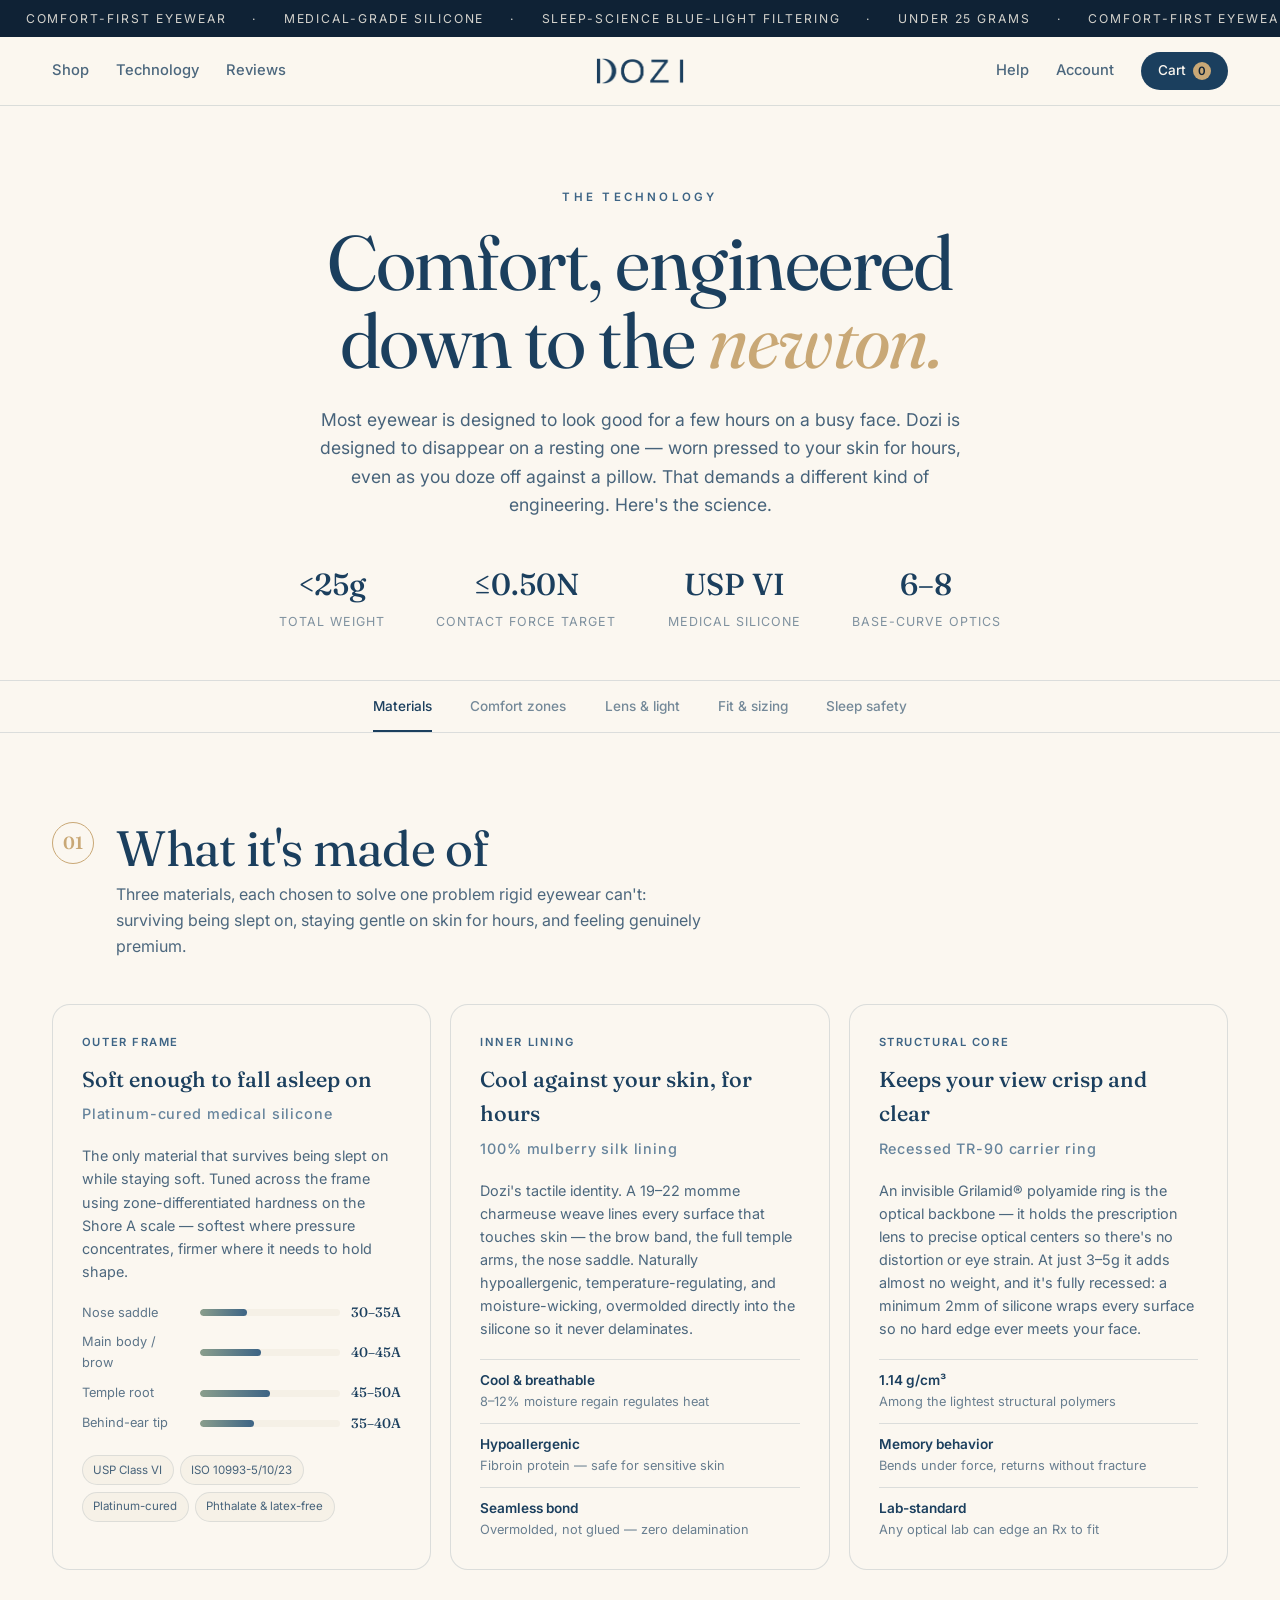
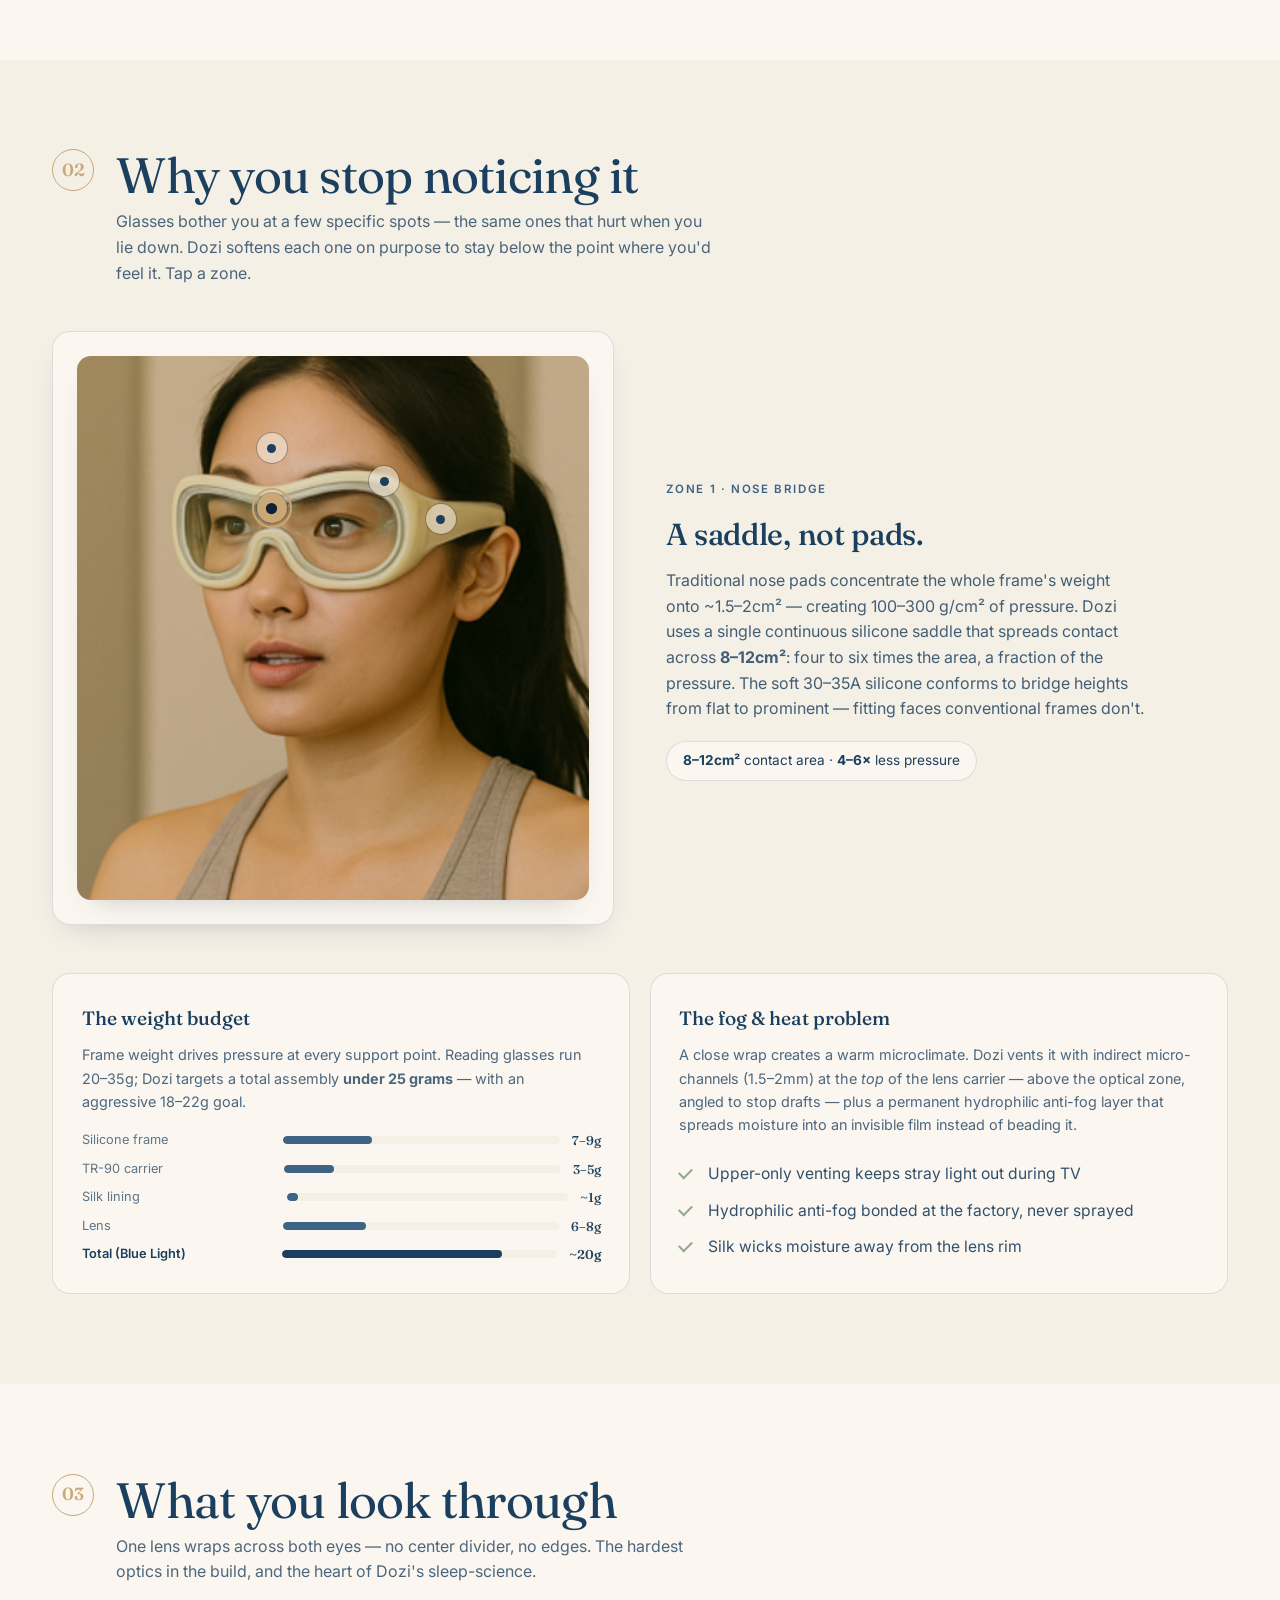
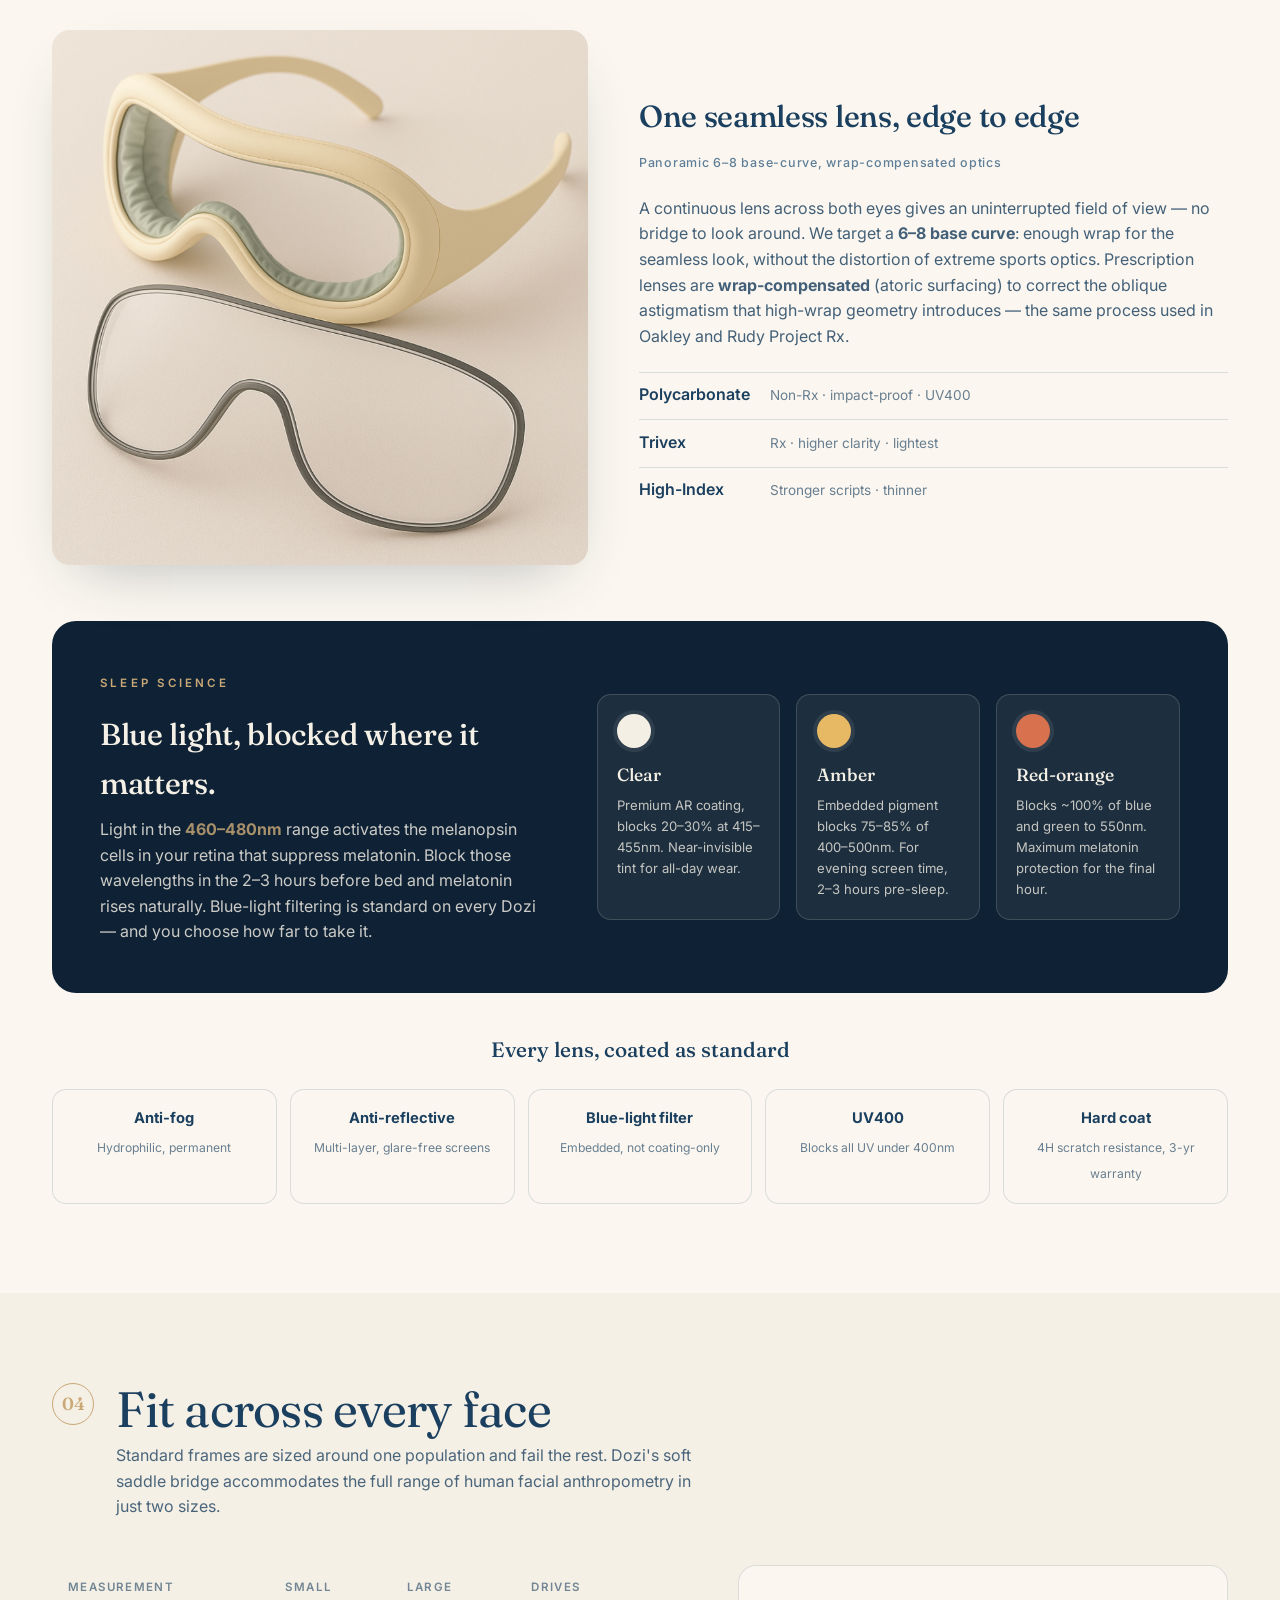
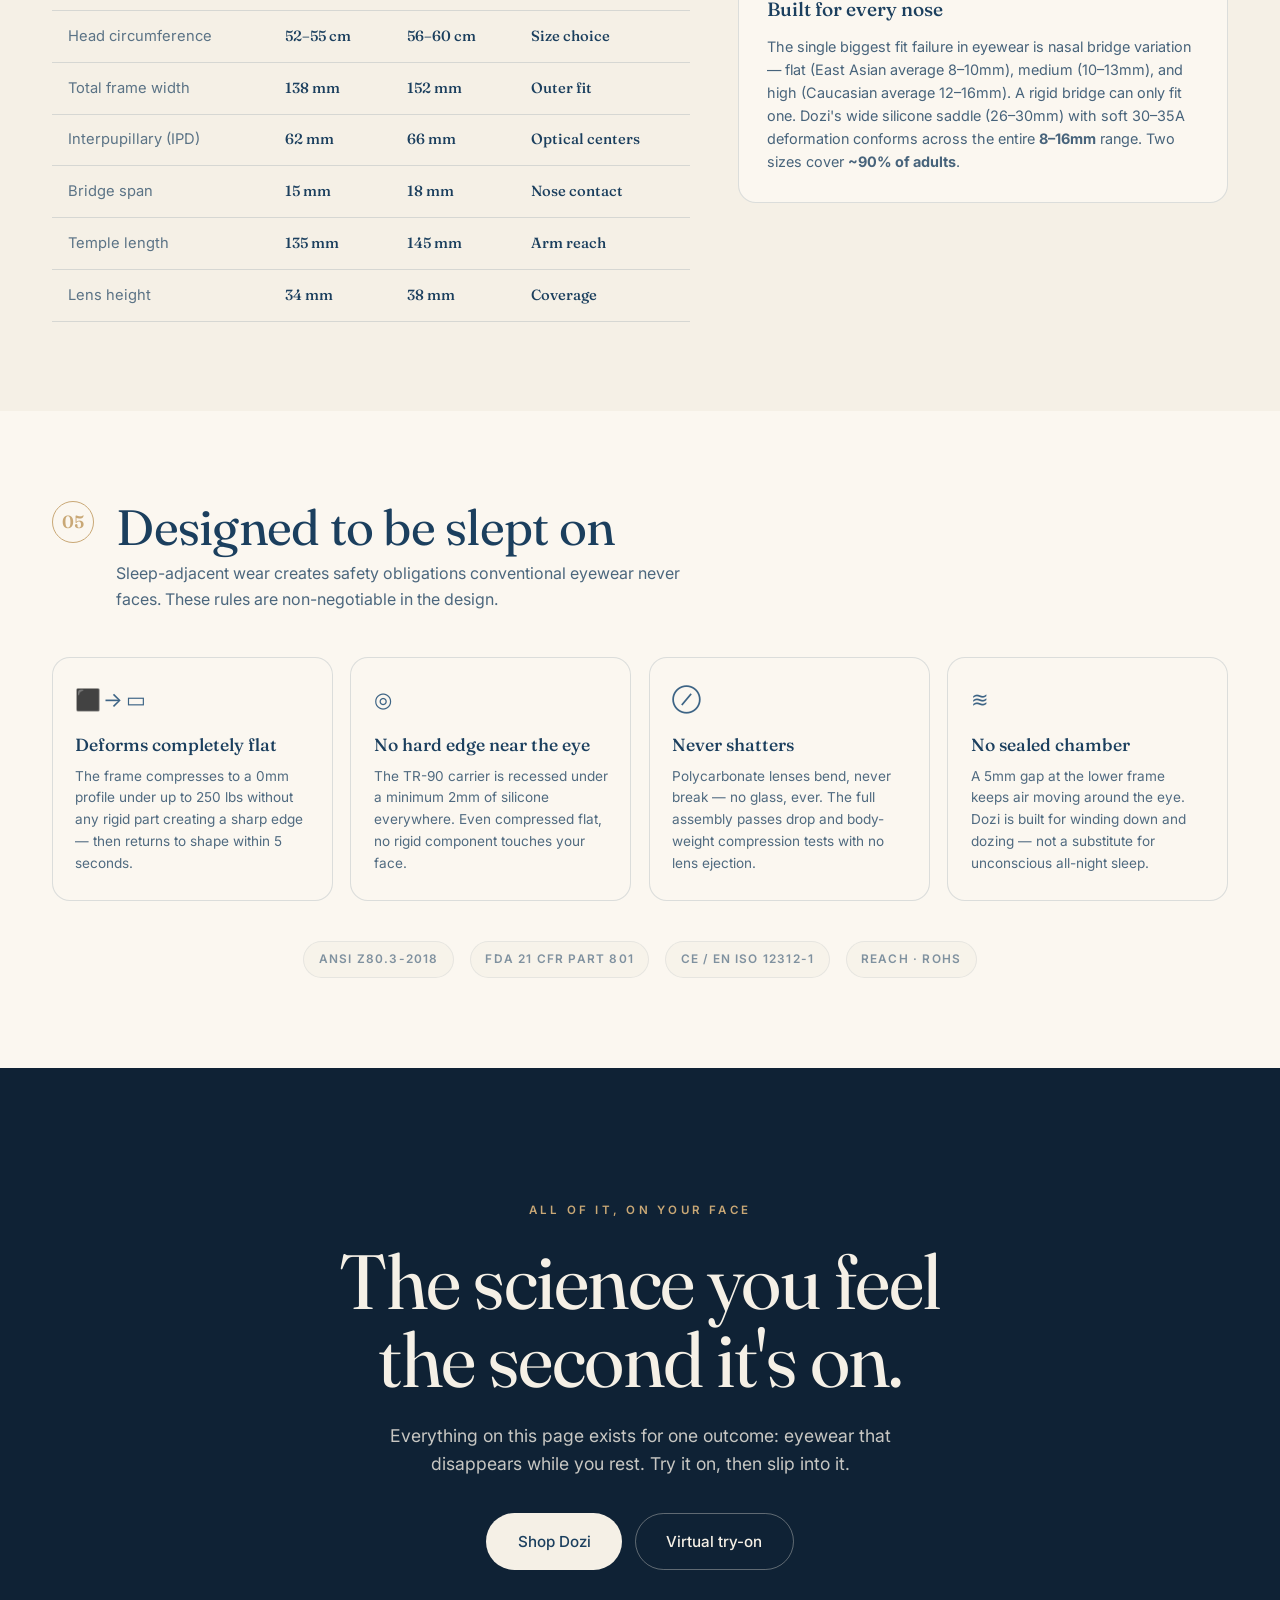
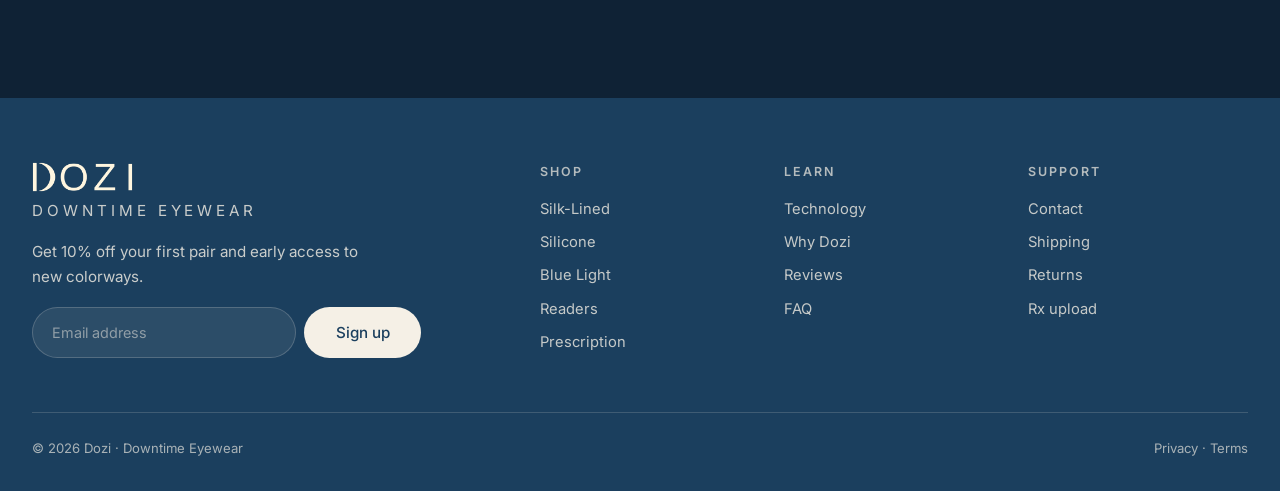
<file: technology.html>
<!DOCTYPE html>
<html lang="en">
<head>
<meta charset="UTF-8" />
<meta name="viewport" content="width=device-width, initial-scale=1.0" />
<title>The Technology — Dozi Downtime Eyewear</title>
<meta name="description" content="The science behind Dozi: platinum-cured medical silicone, mulberry silk, a hinge-free saddle-bridge fit, wrap-compensated optics, and sleep-grade blue-light filtering." />
<!-- Social preview (Open Graph + Twitter) -->
<meta property="og:type" content="website" />
<meta property="og:site_name" content="Dozi" />
<meta property="og:title" content="DOZI - Downtime Eyewear" />
<meta property="og:description" content="The science behind comfort-first eyewear — medical silicone, silk lining, and sleep-grade blue-light filtering." />
<meta property="og:url" content="https://jordangoldstein87.github.io/dozi/technology.html" />
<meta property="og:image" content="https://jordangoldstein87.github.io/dozi/assets/og-image.png?v=2" />
<meta property="og:image:width" content="1200" />
<meta property="og:image:height" content="630" />
<meta property="og:image:alt" content="A person resting comfortably in Dozi downtime eyewear" />
<meta name="twitter:card" content="summary_large_image" />
<meta name="twitter:title" content="DOZI - Downtime Eyewear" />
<meta name="twitter:description" content="The science behind glasses made to rest in." />
<meta name="twitter:image" content="https://jordangoldstein87.github.io/dozi/assets/og-image.png?v=2" />
<link rel="preconnect" href="https://fonts.googleapis.com" />
<link rel="preconnect" href="https://fonts.gstatic.com" crossorigin />
<link href="https://fonts.googleapis.com/css2?family=Fraunces:opsz,wght@9..144,300;9..144,400;9..144,500;9..144,600&family=Inter:wght@300;400;500;600&display=swap" rel="stylesheet" />
<link rel="stylesheet" href="styles.css" />
</head>
<body>

<div class="announce">
  <div class="announce-track">
    <span>Comfort-first eyewear</span><span>·</span>
    <span>Medical-grade silicone</span><span>·</span>
    <span>Sleep-science blue-light filtering</span><span>·</span>
    <span>Under 25 grams</span><span>·</span>
    <span>Comfort-first eyewear</span><span>·</span>
    <span>Medical-grade silicone</span><span>·</span>
    <span>Sleep-science blue-light filtering</span><span>·</span>
    <span>Under 25 grams</span><span>·</span>
  </div>
</div>

<header class="nav" id="nav">
  <div class="nav-inner">
    <nav class="nav-links nav-left">
      <a href="index.html#shop">Shop</a>
      <a href="technology.html">Technology</a>
      <a href="index.html#reviews">Reviews</a>
    </nav>
    <a href="index.html" class="brand" aria-label="Dozi home">
      <img src="assets/wordmark-navy.png" alt="Dozi" class="brand-mark" />
    </a>
    <div class="nav-links nav-right">
      <a href="index.html#faq" class="hide-sm">Help</a>
      <a href="#" class="hide-sm">Account</a>
      <a href="#" class="cart">Cart <span class="cart-count">0</span></a>
    </div>
  </div>
</header>

<main id="top">

<!-- Tech hero -->
<section class="tech-hero">
  <span class="eyebrow">The Technology</span>
  <h1 class="display">Comfort, engineered<br />down to the <em>newton.</em></h1>
  <p class="tech-hero-lede">Most eyewear is designed to look good for a few hours on a busy face. Dozi is designed to disappear on a resting one — worn pressed to your skin for hours, even as you doze off against a pillow. That demands a different kind of engineering. Here's the science.</p>
  <div class="tech-hero-stats">
    <div><strong>&lt;25g</strong><span>total weight</span></div>
    <div><strong>≤0.50N</strong><span>contact force target</span></div>
    <div><strong>USP VI</strong><span>medical silicone</span></div>
    <div><strong>6–8</strong><span>base-curve optics</span></div>
  </div>
</section>

<!-- Section nav -->
<nav class="tech-toc">
  <a href="#materials">Materials</a>
  <a href="#comfort">Comfort zones</a>
  <a href="#lens">Lens &amp; light</a>
  <a href="#fit">Fit &amp; sizing</a>
  <a href="#safety">Sleep safety</a>
</nav>

<!-- Materials -->
<section class="tsec" id="materials">
  <div class="tsec-head">
    <span class="tsec-num">01</span>
    <div>
      <h2 class="h2">What it's made of</h2>
      <p>Three materials, each chosen to solve one problem rigid eyewear can't: surviving being slept on, staying gentle on skin for hours, and feeling genuinely premium.</p>
    </div>
  </div>

  <div class="mat-grid">
    <article class="mat-card">
      <div class="mat-tag">Outer frame</div>
      <h3>Soft enough to fall asleep on</h3>
      <p class="mat-techname">Platinum-cured medical silicone</p>
      <p>The only material that survives being slept on while staying soft. Tuned across the frame using zone-differentiated hardness on the Shore A scale — softest where pressure concentrates, firmer where it needs to hold shape.</p>
      <div class="durometer">
        <div class="dur-row"><span>Nose saddle</span><div class="dur-bar"><i style="width:33%"></i></div><b>30–35A</b></div>
        <div class="dur-row"><span>Main body / brow</span><div class="dur-bar"><i style="width:43%"></i></div><b>40–45A</b></div>
        <div class="dur-row"><span>Temple root</span><div class="dur-bar"><i style="width:50%"></i></div><b>45–50A</b></div>
        <div class="dur-row"><span>Behind-ear tip</span><div class="dur-bar"><i style="width:38%"></i></div><b>35–40A</b></div>
      </div>
      <ul class="mat-certs">
        <li>USP Class VI</li><li>ISO 10993-5/10/23</li><li>Platinum-cured</li><li>Phthalate &amp; latex-free</li>
      </ul>
    </article>

    <article class="mat-card">
      <div class="mat-tag">Inner lining</div>
      <h3>Cool against your skin, for hours</h3>
      <p class="mat-techname">100% mulberry silk lining</p>
      <p>Dozi's tactile identity. A 19–22 momme charmeuse weave lines every surface that touches skin — the brow band, the full temple arms, the nose saddle. Naturally hypoallergenic, temperature-regulating, and moisture-wicking, overmolded directly into the silicone so it never delaminates.</p>
      <div class="mat-spec-lines">
        <div><b>Cool &amp; breathable</b><span>8–12% moisture regain regulates heat</span></div>
        <div><b>Hypoallergenic</b><span>Fibroin protein — safe for sensitive skin</span></div>
        <div><b>Seamless bond</b><span>Overmolded, not glued — zero delamination</span></div>
      </div>
    </article>

    <article class="mat-card">
      <div class="mat-tag">Structural core</div>
      <h3>Keeps your view crisp and clear</h3>
      <p class="mat-techname">Recessed TR-90 carrier ring</p>
      <p>An invisible Grilamid® polyamide ring is the optical backbone — it holds the prescription lens to precise optical centers so there's no distortion or eye strain. At just 3–5g it adds almost no weight, and it's fully recessed: a minimum 2mm of silicone wraps every surface so no hard edge ever meets your face.</p>
      <div class="mat-spec-lines">
        <div><b>1.14 g/cm³</b><span>Among the lightest structural polymers</span></div>
        <div><b>Memory behavior</b><span>Bends under force, returns without fracture</span></div>
        <div><b>Lab-standard</b><span>Any optical lab can edge an Rx to fit</span></div>
      </div>
    </article>
  </div>
</section>

<!-- Comfort zones — interactive diagram -->
<section class="tsec alt" id="comfort">
  <div class="tsec-head">
    <span class="tsec-num">02</span>
    <div>
      <h2 class="h2">Why you stop noticing it</h2>
      <p>Glasses bother you at a few specific spots — the same ones that hurt when you lie down. Dozi softens each one on purpose to stay below the point where you'd feel it. Tap a zone.</p>
    </div>
  </div>

  <div class="zones">
    <div class="zones-diagram">
      <div class="zones-photo">
        <img src="assets/diagram-face.png" alt="A person wearing Dozi, showing where the frame meets the face" />
        <button class="zone-hot is-active" data-zone="bridge" style="left:38%;top:28%" aria-label="Nose bridge"><span></span></button>
        <button class="zone-hot" data-zone="brow" style="left:38%;top:17%" aria-label="Brow band"><span></span></button>
        <button class="zone-hot" data-zone="temple" style="left:60%;top:23%" aria-label="Temple"><span></span></button>
        <button class="zone-hot" data-zone="ear" style="left:71%;top:30%" aria-label="Behind the ear"><span></span></button>
      </div>
    </div>
    <div class="zones-info">
      <div class="zone-panel is-active" data-zone="bridge">
        <span class="zp-tag">Zone 1 · Nose bridge</span>
        <h3 class="h3">A saddle, not pads.</h3>
        <p>Traditional nose pads concentrate the whole frame's weight onto ~1.5–2cm² — creating 100–300 g/cm² of pressure. Dozi uses a single continuous silicone saddle that spreads contact across <b>8–12cm²</b>: four to six times the area, a fraction of the pressure. The soft 30–35A silicone conforms to bridge heights from flat to prominent — fitting faces conventional frames don't.</p>
        <div class="zp-stat"><b>8–12cm²</b> contact area · <b>4–6×</b> less pressure</div>
      </div>
      <div class="zone-panel" data-zone="temple">
        <span class="zp-tag">Zone 2 · Temporal region</span>
        <h3 class="h3">Retention without clamping.</h3>
        <p>Above 0.90N of clamping force, temples cause discomfort within 30 minutes; above 1.20N, headaches by 60. With no hinge to clamp, Dozi holds itself with the silicone's own gentle spring tension — an oval-profile arm tuned to stay at or below <b>0.50N</b>. It grips like swim goggles, without a strap, without a pinch.</p>
        <div class="zp-stat"><b>≤0.50N</b> target · vs <b>0.90N</b> discomfort threshold</div>
      </div>
      <div class="zone-panel" data-zone="brow">
        <span class="zp-tag">Zone 3 · Brow band</span>
        <h3 class="h3">Rests light on your brow</h3>
        <p>Because Dozi wraps around, the top of the frame settles softly on your brow bone — sharing the weight so it doesn't all land on your nose. We keep that contact barely-there, line it in cooling silk where it meets your skin, and tilt the lens slightly downward so reading in bed feels natural.</p>
        <div class="zp-stat"><b>Barely-there</b> pressure · silk-lined · tilted for reading</div>
      </div>
      <div class="zone-panel" data-zone="ear">
        <span class="zp-tag">Behind the ear</span>
        <h3 class="h3">No hard tip, ever.</h3>
        <p>The longest-duration pain point in normal glasses is the hard temple tip behind the ear. Dozi's tip is continuous soft silicone — a gentle 140–160° sweep over a large <b>15×8mm</b> surface, softened to 35–40A and fully silk-lined to eliminate friction. Nothing digs in, even lying on your side.</p>
        <div class="zp-stat"><b>15×8mm</b> surface · <b>35–40A</b> tip · silk-lined</div>
      </div>
    </div>
  </div>

  <!-- weight + ventilation -->
  <div class="comfort-extra">
    <div class="ce-card">
      <h4>The weight budget</h4>
      <p>Frame weight drives pressure at every support point. Reading glasses run 20–35g; Dozi targets a total assembly <b>under 25 grams</b> — with an aggressive 18–22g goal.</p>
      <div class="weight-bar">
        <div class="wb-row"><span>Silicone frame</span><div class="wb-track"><i style="width:32%"></i></div><b>7–9g</b></div>
        <div class="wb-row"><span>TR-90 carrier</span><div class="wb-track"><i style="width:18%"></i></div><b>3–5g</b></div>
        <div class="wb-row"><span>Silk lining</span><div class="wb-track"><i style="width:4%"></i></div><b>~1g</b></div>
        <div class="wb-row"><span>Lens</span><div class="wb-track"><i style="width:30%"></i></div><b>6–8g</b></div>
        <div class="wb-row total"><span>Total (Blue Light)</span><div class="wb-track"><i style="width:80%"></i></div><b>~20g</b></div>
      </div>
    </div>
    <div class="ce-card">
      <h4>The fog &amp; heat problem</h4>
      <p>A close wrap creates a warm microclimate. Dozi vents it with indirect micro-channels (1.5–2mm) at the <em>top</em> of the lens carrier — above the optical zone, angled to stop drafts — plus a permanent hydrophilic anti-fog layer that spreads moisture into an invisible film instead of beading it.</p>
      <ul class="checks">
        <li>Upper-only venting keeps stray light out during TV</li>
        <li>Hydrophilic anti-fog bonded at the factory, never sprayed</li>
        <li>Silk wicks moisture away from the lens rim</li>
      </ul>
    </div>
  </div>
</section>

<!-- Lens & light -->
<section class="tsec" id="lens">
  <div class="tsec-head">
    <span class="tsec-num">03</span>
    <div>
      <h2 class="h2">What you look through</h2>
      <p>One lens wraps across both eyes — no center divider, no edges. The hardest optics in the build, and the heart of Dozi's sleep-science.</p>
    </div>
  </div>

  <div class="lens-feature">
    <div class="lens-feature-media">
      <img src="assets/product-cream.png" alt="The Dozi panoramic wraparound lens" />
    </div>
    <div class="lens-feature-copy">
      <h3 class="h3">One seamless lens, edge to edge</h3>
      <p class="mat-techname">Panoramic 6–8 base-curve, wrap-compensated optics</p>
      <p>A continuous lens across both eyes gives an uninterrupted field of view — no bridge to look around. We target a <b>6–8 base curve</b>: enough wrap for the seamless look, without the distortion of extreme sports optics. Prescription lenses are <b>wrap-compensated</b> (atoric surfacing) to correct the oblique astigmatism that high-wrap geometry introduces — the same process used in Oakley and Rudy Project Rx.</p>
      <div class="lens-mats">
        <div><b>Polycarbonate</b><span>Non-Rx · impact-proof · UV400</span></div>
        <div><b>Trivex</b><span>Rx · higher clarity · lightest</span></div>
        <div><b>High-Index</b><span>Stronger scripts · thinner</span></div>
      </div>
    </div>
  </div>

  <!-- blue light science -->
  <div class="bluelight">
    <div class="bl-copy">
      <span class="eyebrow">Sleep science</span>
      <h3 class="h3">Blue light, blocked where it matters.</h3>
      <p>Light in the <b>460–480nm</b> range activates the melanopsin cells in your retina that suppress melatonin. Block those wavelengths in the 2–3 hours before bed and melatonin rises naturally. Blue-light filtering is standard on every Dozi — and you choose how far to take it.</p>
    </div>
    <div class="bl-tiers">
      <div class="bl-tier">
        <div class="bl-dot" style="background:#f3efe4"></div>
        <h4>Clear</h4>
        <p>Premium AR coating, blocks 20–30% at 415–455nm. Near-invisible tint for all-day wear.</p>
      </div>
      <div class="bl-tier">
        <div class="bl-dot" style="background:#e8b964"></div>
        <h4>Amber</h4>
        <p>Embedded pigment blocks 75–85% of 400–500nm. For evening screen time, 2–3 hours pre-sleep.</p>
      </div>
      <div class="bl-tier">
        <div class="bl-dot" style="background:#d8714e"></div>
        <h4>Red-orange</h4>
        <p>Blocks ~100% of blue and green to 550nm. Maximum melatonin protection for the final hour.</p>
      </div>
    </div>
  </div>

  <!-- coatings -->
  <div class="coatings">
    <h4 class="coatings-title">Every lens, coated as standard</h4>
    <div class="coat-row">
      <div class="coat"><b>Anti-fog</b><span>Hydrophilic, permanent</span></div>
      <div class="coat"><b>Anti-reflective</b><span>Multi-layer, glare-free screens</span></div>
      <div class="coat"><b>Blue-light filter</b><span>Embedded, not coating-only</span></div>
      <div class="coat"><b>UV400</b><span>Blocks all UV under 400nm</span></div>
      <div class="coat"><b>Hard coat</b><span>4H scratch resistance, 3-yr warranty</span></div>
    </div>
  </div>
</section>

<!-- Fit & sizing -->
<section class="tsec alt" id="fit">
  <div class="tsec-head">
    <span class="tsec-num">04</span>
    <div>
      <h2 class="h2">Fit across every face</h2>
      <p>Standard frames are sized around one population and fail the rest. Dozi's soft saddle bridge accommodates the full range of human facial anthropometry in just two sizes.</p>
    </div>
  </div>

  <div class="fit-wrap">
    <table class="spec-table">
      <thead><tr><th>Measurement</th><th>Small</th><th>Large</th><th>Drives</th></tr></thead>
      <tbody>
        <tr><td>Head circumference</td><td>52–55 cm</td><td>56–60 cm</td><td>Size choice</td></tr>
        <tr><td>Total frame width</td><td>138 mm</td><td>152 mm</td><td>Outer fit</td></tr>
        <tr><td>Interpupillary (IPD)</td><td>62 mm</td><td>66 mm</td><td>Optical centers</td></tr>
        <tr><td>Bridge span</td><td>15 mm</td><td>18 mm</td><td>Nose contact</td></tr>
        <tr><td>Temple length</td><td>135 mm</td><td>145 mm</td><td>Arm reach</td></tr>
        <tr><td>Lens height</td><td>34 mm</td><td>38 mm</td><td>Coverage</td></tr>
      </tbody>
    </table>
    <div class="fit-note">
      <h4>Built for every nose</h4>
      <p>The single biggest fit failure in eyewear is nasal bridge variation — flat (East Asian average 8–10mm), medium (10–13mm), and high (Caucasian average 12–16mm). A rigid bridge can only fit one. Dozi's wide silicone saddle (26–30mm) with soft 30–35A deformation conforms across the entire <b>8–16mm</b> range. Two sizes cover <b>~90% of adults</b>.</p>
    </div>
  </div>
</section>

<!-- Safety -->
<section class="tsec" id="safety">
  <div class="tsec-head">
    <span class="tsec-num">05</span>
    <div>
      <h2 class="h2">Designed to be slept on</h2>
      <p>Sleep-adjacent wear creates safety obligations conventional eyewear never faces. These rules are non-negotiable in the design.</p>
    </div>
  </div>
  <div class="safety-grid">
    <div class="safety-card">
      <div class="safety-ico">⬛→▭</div>
      <h4>Deforms completely flat</h4>
      <p>The frame compresses to a 0mm profile under up to 250 lbs without any rigid part creating a sharp edge — then returns to shape within 5 seconds.</p>
    </div>
    <div class="safety-card">
      <div class="safety-ico">◎</div>
      <h4>No hard edge near the eye</h4>
      <p>The TR-90 carrier is recessed under a minimum 2mm of silicone everywhere. Even compressed flat, no rigid component touches your face.</p>
    </div>
    <div class="safety-card">
      <div class="safety-ico">⊘</div>
      <h4>Never shatters</h4>
      <p>Polycarbonate lenses bend, never break — no glass, ever. The full assembly passes drop and body-weight compression tests with no lens ejection.</p>
    </div>
    <div class="safety-card">
      <div class="safety-ico">≋</div>
      <h4>No sealed chamber</h4>
      <p>A 5mm gap at the lower frame keeps air moving around the eye. Dozi is built for winding down and dozing — not a substitute for unconscious all-night sleep.</p>
    </div>
  </div>
  <div class="reg-strip">
    <span>ANSI Z80.3-2018</span><span>FDA 21 CFR Part 801</span><span>CE / EN ISO 12312-1</span><span>REACH · RoHS</span>
  </div>
</section>

<!-- CTA -->
<section class="closer">
  <div class="closer-inner">
    <span class="eyebrow light">All of it, on your face</span>
    <h2 class="display closer-h">The science you feel<br />the second it's on.</h2>
    <p>Everything on this page exists for one outcome: eyewear that disappears while you rest. Try it on, then slip into it.</p>
    <div class="hero-cta" style="justify-content:center">
      <a href="product.html" class="btn btn-cream">Shop Dozi</a>
      <a href="product.html#top" class="btn btn-ghost ghost-light">Virtual try-on</a>
    </div>
  </div>
</section>

</main>

<footer class="footer">
  <div class="footer-top">
    <div class="footer-news">
      <img src="assets/wordmark-navy.png" alt="Dozi" class="footer-mark" />
      <p class="footer-tag">Downtime Eyewear</p>
      <p>Get 10% off your first pair and early access to new colorways.</p>
      <form class="news-form" onsubmit="return false">
        <input type="email" placeholder="Email address" aria-label="Email address" />
        <button class="btn btn-primary">Sign up</button>
      </form>
    </div>
    <div class="footer-cols">
      <div>
        <h4>Shop</h4>
        <a href="product.html">Silk-Lined</a>
        <a href="index.html#shop">Silicone</a>
        <a href="product.html">Blue Light</a>
        <a href="product.html">Readers</a>
        <a href="product.html">Prescription</a>
      </div>
      <div>
        <h4>Learn</h4>
        <a href="technology.html">Technology</a>
        <a href="index.html#why">Why Dozi</a>
        <a href="index.html#reviews">Reviews</a>
        <a href="index.html#faq">FAQ</a>
      </div>
      <div>
        <h4>Support</h4>
        <a href="#">Contact</a>
        <a href="#">Shipping</a>
        <a href="#">Returns</a>
        <a href="#">Rx upload</a>
      </div>
    </div>
  </div>
  <div class="footer-bottom">
    <span>© 2026 Dozi · Downtime Eyewear</span>
    <span class="footer-legal"><a href="#">Privacy</a> · <a href="#">Terms</a></span>
  </div>
</footer>

<script src="tryon.js"></script>
<script src="cart.js"></script>
<script src="app.js"></script>
<script src="tech.js"></script>
</body>
</html>
</file>
<file: styles.css>
/* ============ Dozi — Downtime Eyewear ============ */
:root{
  --ink:#1B3F5E;
  --midnight:#0F2235;
  --slate:#3D6485;
  --sand:#C9A876;
  --sage:#8A9E8C;
  --cream:#F5F0E6;
  --warm-white:#FBF7F0;
  --warm-gray:#9C968A;
  --line:rgba(27,63,94,.14);
  --shadow:0 24px 60px -28px rgba(15,34,53,.32);
  --shadow-sm:0 12px 30px -18px rgba(15,34,53,.30);
  --r:18px;
  --maxw:1240px;
  --serif:"Fraunces",Georgia,serif;
  --sans:"Inter",-apple-system,BlinkMacSystemFont,sans-serif;
}

*{box-sizing:border-box;margin:0;padding:0}
html{scroll-behavior:smooth}
body{
  font-family:var(--sans);
  color:var(--ink);
  background:var(--warm-white);
  line-height:1.6;
  -webkit-font-smoothing:antialiased;
  overflow-x:hidden;
}
img{display:block;max-width:100%;height:auto}
a{color:inherit;text-decoration:none}

/* ---- Type ---- */
.display{
  font-family:var(--serif);
  font-weight:400;
  line-height:1.02;
  letter-spacing:-.02em;
  font-size:clamp(2.6rem,6vw,5rem);
}
.display em{font-style:italic;color:var(--slate)}
.h2{
  font-family:var(--serif);
  font-weight:400;
  letter-spacing:-.015em;
  line-height:1.05;
  font-size:clamp(2rem,4vw,3.1rem);
}
.h3{
  font-family:var(--serif);
  font-weight:500;
  font-size:clamp(1.4rem,2.5vw,1.9rem);
  letter-spacing:-.01em;
}
.eyebrow{
  display:inline-block;
  font-size:.72rem;
  letter-spacing:.28em;
  text-transform:uppercase;
  font-weight:600;
  color:var(--slate);
  margin-bottom:1.1rem;
}
.eyebrow.light{color:var(--sand)}
.lede{
  font-size:clamp(1.05rem,1.6vw,1.22rem);
  color:var(--ink);
  opacity:.85;
  max-width:34ch;
  margin:1.4rem 0 2rem;
}
.section-sub{
  color:var(--ink);opacity:.7;
  max-width:52ch;margin:1rem auto 0;
  font-size:1.05rem;
}

/* ---- Buttons ---- */
.btn{
  display:inline-flex;align-items:center;justify-content:center;gap:.4rem;
  font-family:var(--sans);font-weight:500;font-size:.95rem;
  padding:.95rem 1.9rem;border-radius:100px;
  cursor:pointer;border:1.5px solid transparent;
  transition:transform .25s ease,background .25s ease,color .25s ease,box-shadow .25s ease;
  white-space:nowrap;
}
.btn:active{transform:translateY(1px)}
.btn-primary{background:var(--ink);color:var(--warm-white)}
.btn-primary:hover{background:var(--midnight);box-shadow:var(--shadow-sm)}
.btn-ghost{background:transparent;border-color:var(--line);color:var(--ink)}
.btn-ghost:hover{border-color:var(--ink)}
.btn-cream{background:var(--cream);color:var(--ink)}
.btn-cream:hover{background:#fff;box-shadow:var(--shadow-sm)}
.btn-block{width:100%}

/* ---- Announcement ---- */
.announce{
  background:var(--midnight);color:var(--cream);
  font-size:.76rem;letter-spacing:.16em;text-transform:uppercase;
  overflow:hidden;white-space:nowrap;padding:.55rem 0;
}
.announce-track{
  display:inline-flex;gap:1.6rem;align-items:center;
  animation:marquee 34s linear infinite;
  padding-left:1.6rem;
}
.announce-track span{opacity:.85}
@keyframes marquee{from{transform:translateX(0)}to{transform:translateX(-50%)}}

/* ---- Nav ---- */
.nav{
  position:sticky;top:0;z-index:50;
  background:rgba(251,247,240,.82);
  backdrop-filter:saturate(160%) blur(14px);
  border-bottom:1px solid var(--line);
}
.nav-inner{
  max-width:var(--maxw);margin:0 auto;
  display:grid;grid-template-columns:1fr auto 1fr;align-items:center;
  padding:.95rem 2rem;gap:1rem;
}
.nav-links{display:flex;gap:1.7rem;align-items:center;font-size:.92rem;font-weight:500}
.nav-right{justify-content:flex-end}
.nav-links a{opacity:.78;transition:opacity .2s}
.nav-links a:hover{opacity:1}
.brand{justify-self:center}
.brand-mark{height:26px;width:auto}
.cart{
  background:var(--ink);color:var(--warm-white)!important;
  padding:.5rem 1.05rem;border-radius:100px;opacity:1!important;
  display:inline-flex;gap:.45rem;align-items:center;font-size:.85rem;
}
.cart-count{
  background:var(--sand);color:var(--midnight);
  border-radius:100px;min-width:18px;height:18px;
  display:inline-flex;align-items:center;justify-content:center;
  font-size:.72rem;font-weight:600;padding:0 5px;
}

/* ---- Hero ---- */
.hero{
  display:grid;grid-template-columns:1.05fr 1fr;
  max-width:var(--maxw);margin:0 auto;
  align-items:stretch;gap:0;
  padding:clamp(1.5rem,4vw,3rem) 2rem;
}
.hero-copy{
  display:flex;flex-direction:column;justify-content:center;
  padding:2rem clamp(1rem,4vw,3.5rem) 2rem 0;order:-1;
}
.hero-media{
  border-radius:var(--r);overflow:hidden;box-shadow:var(--shadow);
  background:var(--cream);min-height:440px;
}
.hero-media img{width:100%;height:100%;object-fit:cover}
.hero-cta{display:flex;gap:.8rem;flex-wrap:wrap}
.hero-rating{
  display:flex;align-items:center;gap:.7rem;margin-top:1.8rem;
  font-size:.9rem;color:var(--ink);opacity:.75;
}
.stars{color:var(--sand);letter-spacing:.1em}

/* ---- Strip ---- */
.strip{
  background:var(--ink);color:var(--cream);
  display:flex;flex-wrap:wrap;justify-content:center;gap:2.4rem;
  padding:1.15rem 2rem;font-size:.86rem;font-weight:500;
  letter-spacing:.02em;
}
.strip-item{display:flex;align-items:center;gap:.5rem;opacity:.92}
.strip-icon{color:var(--sand);font-size:1rem}

/* ---- Sections base ---- */
section{scroll-margin-top:80px}
.section-head{max-width:var(--maxw);margin:0 auto;padding:0 2rem}
.section-head.center{text-align:center;max-width:760px}
.split,.tech,.colorways,.shop,.lifestyle,.reviews,.faq{
  padding:clamp(4rem,8vw,7rem) 0;
}

/* ---- Split (problem) ---- */
.split{
  max-width:var(--maxw);margin:0 auto;
  display:grid;grid-template-columns:1fr 1fr;gap:clamp(2rem,5vw,4.5rem);
  align-items:center;padding-left:2rem;padding-right:2rem;
}
.split-media{position:relative;border-radius:var(--r);overflow:hidden;box-shadow:var(--shadow)}
.split-media img{width:100%;aspect-ratio:4/3.4;object-fit:cover}
.img-tag{
  position:absolute;left:1rem;top:1rem;
  background:rgba(15,34,53,.7);color:var(--cream);
  font-size:.72rem;letter-spacing:.16em;text-transform:uppercase;
  padding:.4rem .8rem;border-radius:100px;backdrop-filter:blur(4px);
}
.split-copy p{margin-bottom:1rem;opacity:.82;max-width:48ch}
.checks{list-style:none;margin-top:1.6rem;display:grid;gap:.7rem}
.checks li{position:relative;padding-left:1.8rem;opacity:.9;font-size:.98rem}
.checks li::before{
  content:"";position:absolute;left:0;top:.45em;
  width:11px;height:6px;border-left:2px solid var(--sage);
  border-bottom:2px solid var(--sage);transform:rotate(-45deg);
}

/* ---- Tech / features ---- */
.tech{background:var(--cream)}
.feature-grid{
  max-width:var(--maxw);margin:3.4rem auto 0;
  display:grid;grid-template-columns:repeat(4,1fr);gap:1.2rem;
  padding:0 2rem;
}
.feature{
  background:var(--warm-white);border:1px solid var(--line);
  border-radius:var(--r);padding:1.8rem 1.5rem;
  transition:transform .3s ease,box-shadow .3s ease;
}
.feature:hover{transform:translateY(-4px);box-shadow:var(--shadow-sm)}
.feature-num{
  font-family:var(--serif);font-size:1.1rem;color:var(--sand);
  font-weight:600;margin-bottom:1.2rem;
}
.feature h3{font-family:var(--serif);font-size:1.18rem;font-weight:500;margin-bottom:.5rem}
.feature p{font-size:.92rem;opacity:.78}

.tech-showcase{
  max-width:var(--maxw);margin:3.5rem auto 0;padding:0 2rem;
  display:grid;grid-template-columns:1.1fr 1fr;gap:clamp(2rem,5vw,4rem);
  align-items:center;
}
.tech-showcase img{
  border-radius:var(--r);box-shadow:var(--shadow);
  width:100%;background:var(--warm-white);
}
.tech-showcase-copy p{opacity:.82;margin:1rem 0 1.6rem;max-width:46ch}
.spec-row{display:grid;gap:.6rem}
.spec{
  display:flex;gap:.5rem;align-items:baseline;
  border-top:1px solid var(--line);padding-top:.6rem;font-size:.9rem;
}
.spec strong{font-weight:600}
.spec span{opacity:.6}

/* ---- Colorways ---- */
.colorways{text-align:center}
.swatches{
  display:flex;justify-content:center;gap:.9rem;margin:2.4rem 0 1rem;flex-wrap:wrap;
}
.swatch{
  width:42px;height:42px;border-radius:50%;
  background:var(--sw);border:2px solid rgba(27,63,94,.12);
  cursor:pointer;position:relative;transition:transform .2s ease;
  box-shadow:inset 0 -6px 12px -6px rgba(0,0,0,.18);
}
.swatch:hover{transform:scale(1.08)}
.swatch.is-active{
  border-color:var(--ink);
  box-shadow:0 0 0 3px var(--warm-white),0 0 0 4.5px var(--ink),inset 0 -6px 12px -6px rgba(0,0,0,.18);
}
.swatch-label{font-size:.92rem;opacity:.75;letter-spacing:.04em}
.swatch-label strong{color:var(--ink);opacity:1}
.colorways-img{
  max-width:880px;margin:2.6rem auto 0;padding:0 2rem;
}
.colorways-img img{border-radius:var(--r);box-shadow:var(--shadow);width:100%}

/* ---- Shop ---- */
.shop{background:var(--cream)}
.product-cols{
  max-width:1000px;margin:3.4rem auto 0;padding:0 2rem;
  display:grid;grid-template-columns:1fr 1fr;gap:1.6rem;align-items:start;
}
.product-card{
  background:var(--warm-white);border:1px solid var(--line);
  border-radius:calc(var(--r) + 4px);overflow:hidden;
  transition:transform .3s ease,box-shadow .3s ease;
}
.product-card:hover{transform:translateY(-5px);box-shadow:var(--shadow)}
.product-card.featured{border-color:var(--ink);box-shadow:var(--shadow-sm)}
.product-card-media{position:relative;aspect-ratio:4/3;background:var(--cream);overflow:hidden}
.product-card-media img{width:100%;height:100%;object-fit:cover}
.badge{
  position:absolute;top:1rem;left:1rem;
  background:var(--cream);color:var(--ink);
  font-size:.72rem;letter-spacing:.1em;text-transform:uppercase;font-weight:600;
  padding:.4rem .8rem;border-radius:100px;
}
.badge-dark{background:var(--ink);color:var(--cream)}
.product-card-body{padding:1.8rem 1.6rem}
.product-tag{font-size:.86rem;opacity:.65;margin:.35rem 0 1.3rem}
.price-list{display:grid;gap:.55rem;margin-bottom:1.4rem}
.price-opt{
  display:flex;justify-content:space-between;align-items:center;
  background:transparent;border:1.5px solid var(--line);border-radius:12px;
  padding:.8rem 1rem;cursor:pointer;font-family:var(--sans);font-size:.95rem;
  transition:border-color .2s ease,background .2s ease;
}
.price-opt:hover{border-color:var(--slate)}
.price-opt.is-active{border-color:var(--ink);background:rgba(27,63,94,.04)}
.po-name{font-weight:500}
.po-price{font-weight:600;font-family:var(--serif)}
.shop-note{text-align:center;margin-top:2rem;font-size:.92rem;opacity:.7}
.shop-note a{color:var(--slate);font-weight:500;border-bottom:1px solid currentColor}

/* ---- Lifestyle ---- */
.life-grid{
  max-width:var(--maxw);margin:3rem auto 0;padding:0 2rem;
  display:grid;grid-template-columns:1fr 1fr 1fr;gap:1.2rem;
}
.life-card{position:relative;border-radius:var(--r);overflow:hidden;box-shadow:var(--shadow-sm)}
.life-card img{width:100%;height:100%;object-fit:cover;aspect-ratio:3/4;transition:transform .6s ease}
.life-card.tall{grid-row:span 1}
.life-card:hover img{transform:scale(1.04)}
.life-card figcaption{
  position:absolute;left:1.1rem;bottom:1.1rem;
  color:#fff;font-family:var(--serif);font-size:1.05rem;
  text-shadow:0 2px 14px rgba(0,0,0,.5);
}

/* ---- Reviews ---- */
.review-grid{
  max-width:var(--maxw);margin:3rem auto 0;padding:0 2rem;
  display:grid;grid-template-columns:repeat(3,1fr);gap:1.2rem;
}
.review{
  background:var(--warm-white);border:1px solid var(--line);
  border-radius:var(--r);padding:1.8rem;
}
.review .stars{font-size:.9rem;margin-bottom:.8rem}
.review p{font-family:var(--serif);font-size:1.12rem;line-height:1.5;font-weight:400;margin-bottom:1.2rem}
.review cite{font-style:normal;font-size:.82rem;opacity:.6;font-weight:500;letter-spacing:.02em}
.review-banner{
  max-width:var(--maxw);margin:1.6rem auto 0;padding:0 2rem;
}
.review-banner img{border-radius:var(--r);width:100%;box-shadow:var(--shadow-sm)}

/* ---- Closer ---- */
.closer{
  background:var(--midnight);color:var(--cream);
  padding:clamp(5rem,10vw,8rem) 2rem;text-align:center;
}
.closer-inner{max-width:760px;margin:0 auto}
.closer-h{margin:.4rem 0 1.4rem}
.closer-h{color:var(--cream)}
.closer .display em{color:var(--sand)}
.closer p{opacity:.8;max-width:46ch;margin:0 auto 2.2rem;font-size:1.1rem}

/* ---- FAQ ---- */
.faq-list{max-width:780px;margin:3rem auto 0;padding:0 2rem}
.faq-list details{
  border-bottom:1px solid var(--line);padding:1.3rem 0;
}
.faq-list summary{
  font-family:var(--serif);font-size:1.18rem;font-weight:500;
  cursor:pointer;list-style:none;display:flex;justify-content:space-between;
  align-items:center;gap:1rem;
}
.faq-list summary::-webkit-details-marker{display:none}
.faq-list summary::after{
  content:"+";color:var(--slate);font-size:1.5rem;font-family:var(--sans);
  transition:transform .25s ease;
}
.faq-list details[open] summary::after{transform:rotate(45deg)}
.faq-list details p{margin-top:.9rem;opacity:.78;max-width:62ch}

/* ---- Footer ---- */
.footer{background:var(--ink);color:var(--cream);padding:4rem 2rem 2rem}
.footer-top{
  max-width:var(--maxw);margin:0 auto;
  display:grid;grid-template-columns:1.3fr 2fr;gap:3rem;
  padding-bottom:3rem;border-bottom:1px solid rgba(245,240,230,.16);
}
.footer-mark{height:30px;filter:brightness(0) invert(1) sepia(.1);margin-bottom:.4rem}
/* recolor navy wordmark to cream */
.footer-mark{filter:brightness(0) saturate(100%) invert(94%) sepia(8%) saturate(420%) hue-rotate(2deg) brightness(101%)}
.footer-tag{font-size:.72rem;letter-spacing:.26em;text-transform:uppercase;opacity:.7;margin-bottom:1rem}
.footer-news p{opacity:.8;max-width:34ch;margin-bottom:1.1rem;font-size:.95rem}
.news-form{display:flex;gap:.5rem;max-width:380px}
.news-form input{
  flex:1;background:rgba(245,240,230,.08);border:1px solid rgba(245,240,230,.2);
  border-radius:100px;padding:.8rem 1.2rem;color:var(--cream);font-family:var(--sans);font-size:.9rem;
}
.news-form input::placeholder{color:rgba(245,240,230,.5)}
.news-form .btn-primary{background:var(--cream);color:var(--ink)}
.footer-cols{display:grid;grid-template-columns:repeat(3,1fr);gap:1.5rem}
.footer-cols h4{font-size:.78rem;letter-spacing:.16em;text-transform:uppercase;margin-bottom:1rem;opacity:.7;font-weight:600}
.footer-cols a{display:block;opacity:.78;font-size:.92rem;margin-bottom:.6rem;transition:opacity .2s}
.footer-cols a:hover{opacity:1}
.footer-bottom{
  max-width:var(--maxw);margin:0 auto;padding-top:1.6rem;
  display:flex;justify-content:space-between;flex-wrap:wrap;gap:.6rem;
  font-size:.82rem;opacity:.65;
}
.footer-legal a:hover{opacity:1}

/* ---- Toast ---- */
.toast{
  position:fixed;bottom:1.5rem;left:50%;transform:translateX(-50%) translateY(120%);
  background:var(--ink);color:var(--cream);
  padding:.9rem 1.5rem;border-radius:100px;box-shadow:var(--shadow);
  font-size:.9rem;font-weight:500;z-index:100;
  transition:transform .35s cubic-bezier(.2,.8,.2,1);
}
.toast.show{transform:translateX(-50%) translateY(0)}

/* ---- Responsive ---- */
@media(max-width:980px){
  .feature-grid{grid-template-columns:1fr 1fr}
  .tech-showcase,.split,.hero{grid-template-columns:1fr}
  .hero-media{min-height:380px}
  .hero-copy{padding:1rem 0 2rem;order:1}
  .review-grid{grid-template-columns:1fr}
  .footer-top{grid-template-columns:1fr}
}
@media(max-width:760px){
  .hide-sm{display:none}
  .nav-left{display:none}
  .nav-inner{grid-template-columns:auto 1fr}
  .brand{justify-self:start}
  .product-cols{grid-template-columns:1fr;max-width:440px}
  .life-grid{grid-template-columns:1fr 1fr}
  .life-card.tall{grid-column:span 2}
  .strip{gap:1.2rem;font-size:.78rem}
  .footer-cols{grid-template-columns:1fr 1fr}
}
@media(max-width:480px){
  .feature-grid{grid-template-columns:1fr}
  .life-grid{grid-template-columns:1fr}
  .life-card.tall{grid-column:span 1}
}

@media(prefers-reduced-motion:reduce){
  *{animation-duration:.001ms!important;transition-duration:.001ms!important}
}

/* ============================================================
   PRODUCT DETAIL PAGE
   ============================================================ */
.crumbs{
  max-width:var(--maxw);margin:0 auto;padding:1.2rem 2rem .2rem;
  font-size:.82rem;opacity:.6;display:flex;gap:.5rem;align-items:center;
}
.crumbs a:hover{opacity:1;color:var(--slate)}
.crumbs strong{font-weight:600;opacity:.9}

.pdp{
  max-width:var(--maxw);margin:0 auto;padding:1.5rem 2rem 2rem;
  display:grid;grid-template-columns:1.15fr 1fr;gap:clamp(2rem,4vw,4rem);
  align-items:start;
}
/* Gallery */
.gallery{position:sticky;top:90px}
.gallery-main{
  position:relative;border-radius:var(--r);overflow:hidden;
  background:var(--cream);box-shadow:var(--shadow);aspect-ratio:1/1;
}
.gallery-main img{width:100%;height:100%;object-fit:cover}
.tryon-pill{
  position:absolute;left:1rem;bottom:1rem;display:inline-flex;align-items:center;gap:.5rem;
  background:rgba(251,247,240,.9);backdrop-filter:blur(8px);border:1px solid var(--line);
  color:var(--ink);font-family:var(--sans);font-weight:500;font-size:.86rem;
  padding:.6rem 1.05rem;border-radius:100px;cursor:pointer;box-shadow:var(--shadow-sm);
  transition:transform .2s ease;
}
.tryon-pill:hover{transform:translateY(-2px)}
.tryon-dot{width:8px;height:8px;border-radius:50%;background:var(--sage);box-shadow:0 0 0 4px rgba(138,158,140,.25);animation:pulse 1.8s infinite}
@keyframes pulse{0%,100%{opacity:1}50%{opacity:.4}}
.gallery-thumbs{display:grid;grid-template-columns:repeat(4,1fr);gap:.7rem;margin-top:.8rem}
.thumb{border:1.5px solid var(--line);border-radius:12px;overflow:hidden;cursor:pointer;background:var(--cream);aspect-ratio:1/1;padding:0;transition:border-color .2s}
.thumb img{width:100%;height:100%;object-fit:cover}
.thumb.is-active{border-color:var(--ink)}

/* Buy box */
.buybox{padding-top:.3rem}
.bb-rating{display:flex;align-items:center;gap:.6rem;font-size:.86rem;opacity:.75;margin-bottom:.7rem}
.bb-rating a{border-bottom:1px solid var(--line)}
.pdp-title{font-family:var(--serif);font-weight:500;font-size:clamp(2rem,3.4vw,2.8rem);letter-spacing:-.015em;line-height:1.05}
.pdp-sub{opacity:.78;margin:.8rem 0 1.2rem;max-width:46ch;font-size:1rem}
.pdp-price{display:flex;align-items:baseline;gap:.7rem;margin-bottom:1.8rem}
.pdp-price span:first-child{font-family:var(--serif);font-size:1.9rem;font-weight:500}
.pdp-price-note{font-size:.86rem;opacity:.6}

.opt-group{margin-bottom:1.5rem}
.opt-head{display:flex;justify-content:space-between;align-items:baseline;margin-bottom:.6rem}
.opt-head>span:first-child{font-size:.75rem;letter-spacing:.16em;text-transform:uppercase;font-weight:600;opacity:.65}
.opt-val{font-size:.9rem;font-weight:500}
.opt-link{font-size:.82rem;color:var(--slate);border-bottom:1px solid currentColor}
.opt-hint{font-size:.84rem;opacity:.62;margin-top:.55rem;line-height:1.45}

/* Segmented control */
.seg{display:inline-flex;background:var(--cream);border:1px solid var(--line);border-radius:12px;padding:4px;gap:4px}
.seg-wrap{display:flex;flex-wrap:wrap;width:100%}
.seg-btn{
  flex:1;background:transparent;border:none;border-radius:9px;padding:.6rem 1rem;
  font-family:var(--sans);font-size:.9rem;font-weight:500;color:var(--ink);cursor:pointer;
  white-space:nowrap;transition:background .2s,box-shadow .2s;
}
.seg-btn em{font-style:normal;opacity:.55;font-size:.82em;margin-left:.2rem}
.seg-btn.is-active{background:var(--warm-white);box-shadow:var(--shadow-sm)}
.seg-sm .seg-btn{padding:.45rem .9rem;font-size:.85rem}

/* Lens cards */
.lens-opts{display:grid;grid-template-columns:1fr 1fr;gap:.6rem}
.lens-card{
  text-align:left;background:var(--warm-white);border:1.5px solid var(--line);border-radius:14px;
  padding:.85rem 1rem;cursor:pointer;display:flex;flex-direction:column;gap:.18rem;
  font-family:var(--sans);transition:border-color .2s,background .2s;
}
.lens-card:hover{border-color:var(--slate)}
.lens-card.is-active{border-color:var(--ink);background:rgba(27,63,94,.04)}
.lc-name{font-weight:600;font-size:.95rem;display:flex;align-items:center;gap:.4rem}
.tag-evening{font-style:normal;font-size:.62rem;letter-spacing:.08em;text-transform:uppercase;background:var(--sand);color:var(--midnight);padding:.12rem .4rem;border-radius:100px;font-weight:600}
.lc-desc{font-size:.76rem;opacity:.6;line-height:1.35}
.lc-price{font-family:var(--serif);font-weight:500;margin-top:.2rem}

.bb-actions{display:grid;gap:.6rem;margin:1.8rem 0 1.2rem}
.bb-add{font-size:1rem;padding:1.1rem}
.bb-assure{list-style:none;display:grid;gap:.55rem}
.bb-assure li{position:relative;padding-left:1.7rem;font-size:.86rem;opacity:.8}
.bb-assure li::before{content:"";position:absolute;left:0;top:.45em;width:11px;height:6px;border-left:2px solid var(--sage);border-bottom:2px solid var(--sage);transform:rotate(-45deg)}

/* PDP tech band */
.pdp-tech{background:var(--cream);padding:clamp(3.5rem,7vw,6rem) 0}
.zone-grid{max-width:var(--maxw);margin:3rem auto 0;padding:0 2rem;display:grid;grid-template-columns:repeat(4,1fr);gap:1.1rem}
.zone-card{background:var(--warm-white);border:1px solid var(--line);border-radius:var(--r);padding:1.6rem 1.4rem;transition:transform .3s,box-shadow .3s}
.zone-card:hover{transform:translateY(-4px);box-shadow:var(--shadow-sm)}
.zone-stat{font-family:var(--serif);font-size:1.7rem;font-weight:500;color:var(--slate);margin-bottom:.5rem}
.zone-card h3{font-family:var(--serif);font-size:1.1rem;font-weight:500;margin-bottom:.4rem}
.zone-card p{font-size:.87rem;opacity:.76}
.pdp-tech-link{text-align:center;margin-top:2.2rem}
.pdp-tech-link a{color:var(--slate);font-weight:500;border-bottom:1px solid currentColor}

/* Size guide */
.sizeguide{padding:clamp(3.5rem,7vw,6rem) 0;scroll-margin-top:80px}
.spec-table-wrap{max-width:760px;margin:2.6rem auto 0;padding:0 2rem;overflow-x:auto}
.spec-table{width:100%;border-collapse:collapse;font-size:.92rem}
.spec-table th,.spec-table td{text-align:left;padding:.85rem 1rem;border-bottom:1px solid var(--line)}
.spec-table thead th{font-size:.72rem;letter-spacing:.12em;text-transform:uppercase;opacity:.6;font-weight:600}
.spec-table tbody td:first-child{opacity:.7}
.spec-table tbody td:not(:first-child){font-weight:500;font-family:var(--serif)}
.sizeguide-note{text-align:center;margin-top:1.6rem;font-size:.9rem;opacity:.65}

/* ============================================================
   TECHNOLOGY PAGE
   ============================================================ */
.tech-hero{max-width:var(--maxw);margin:0 auto;padding:clamp(2.5rem,6vw,5rem) 2rem clamp(2rem,4vw,3rem);text-align:center}
.tech-hero .display em{color:var(--sand)}
.tech-hero-lede{max-width:60ch;margin:1.6rem auto 0;font-size:1.1rem;opacity:.8}
.tech-hero-stats{display:flex;justify-content:center;flex-wrap:wrap;gap:clamp(1.5rem,4vw,3.5rem);margin-top:2.6rem}
.tech-hero-stats div{display:flex;flex-direction:column}
.tech-hero-stats strong{font-family:var(--serif);font-size:1.9rem;font-weight:500;color:var(--ink)}
.tech-hero-stats span{font-size:.78rem;letter-spacing:.08em;text-transform:uppercase;opacity:.55;margin-top:.2rem}

.tech-toc{
  position:sticky;top:64px;z-index:30;background:rgba(251,247,240,.86);backdrop-filter:blur(12px);
  border-top:1px solid var(--line);border-bottom:1px solid var(--line);
  display:flex;justify-content:center;gap:clamp(1rem,3vw,2.5rem);padding:.9rem 1rem;overflow-x:auto;
}
.tech-toc a{font-size:.85rem;font-weight:500;opacity:.6;white-space:nowrap;transition:opacity .2s;position:relative}
.tech-toc a:hover,.tech-toc a.is-active{opacity:1}
.tech-toc a.is-active::after{content:"";position:absolute;left:0;right:0;bottom:-.9rem;height:2px;background:var(--ink)}

.tsec{max-width:var(--maxw);margin:0 auto;padding:clamp(3.5rem,7vw,6rem) 2rem}
.tsec.alt{max-width:none;background:var(--cream);padding-left:0;padding-right:0}
.tsec.alt>*{max-width:var(--maxw);margin-left:auto;margin-right:auto;padding-left:2rem;padding-right:2rem}
.tsec-head{display:grid;grid-template-columns:auto 1fr;gap:1.4rem;align-items:start;max-width:820px;margin-bottom:2.8rem}
.tsec-num{font-family:var(--serif);font-size:1.1rem;color:var(--sand);font-weight:600;border:1.5px solid var(--sand);border-radius:50%;width:42px;height:42px;display:flex;align-items:center;justify-content:center}
.tsec-head h2{margin-bottom:.5rem}
.tsec-head p{opacity:.78;max-width:60ch}

/* Materials */
.mat-grid{display:grid;grid-template-columns:repeat(3,1fr);gap:1.2rem}
.mat-card{background:var(--warm-white);border:1px solid var(--line);border-radius:var(--r);padding:1.8rem}
.tsec.alt .mat-card{background:var(--warm-white)}
.mat-tag{font-size:.7rem;letter-spacing:.14em;text-transform:uppercase;font-weight:600;color:var(--slate);margin-bottom:.7rem}
.mat-card h3{font-family:var(--serif);font-size:1.35rem;font-weight:500;margin-bottom:.6rem}
.mat-card>p{font-size:.9rem;opacity:.78;margin-bottom:1.2rem}
.durometer{display:grid;gap:.55rem;margin-top:1rem}
.dur-row{display:grid;grid-template-columns:1fr 1.3fr auto;gap:.7rem;align-items:center;font-size:.8rem}
.dur-row span{opacity:.7}
.dur-bar{height:7px;background:var(--cream);border-radius:100px;overflow:hidden}
.dur-bar i{display:block;height:100%;background:linear-gradient(90deg,var(--sage),var(--slate));border-radius:100px}
.dur-row b{font-family:var(--serif);font-weight:500;font-size:.85rem}
.mat-certs{list-style:none;display:flex;flex-wrap:wrap;gap:.4rem;margin-top:1.3rem}
.mat-certs li{font-size:.72rem;background:var(--cream);border:1px solid var(--line);padding:.3rem .65rem;border-radius:100px;opacity:.8}
.mat-spec-lines{display:grid;gap:.7rem;margin-top:.4rem}
.mat-spec-lines div{display:flex;flex-direction:column;border-top:1px solid var(--line);padding-top:.6rem}
.mat-spec-lines b{font-size:.85rem;font-weight:600}
.mat-spec-lines span{font-size:.8rem;opacity:.65}

/* Comfort zones */
.zones{display:grid;grid-template-columns:1fr 1fr;gap:clamp(2rem,4vw,3.5rem);align-items:center}
.zones-diagram{background:var(--warm-white);border:1px solid var(--line);border-radius:var(--r);padding:1.5rem;box-shadow:var(--shadow-sm)}
.face-svg{width:100%;height:auto;display:block}
.hot{fill:var(--slate);opacity:.28;cursor:pointer;transition:opacity .2s,transform .2s;transform-origin:center;transform-box:fill-box}
.hot:hover{opacity:.5}
.hot.is-active{fill:var(--sand);opacity:.95;animation:hotpulse 1.6s infinite}
@keyframes hotpulse{0%,100%{r:15}50%{r:17}}
.zones-info{position:relative;min-height:260px}
.zone-panel{position:absolute;inset:0;opacity:0;pointer-events:none;transform:translateY(8px);transition:opacity .35s,transform .35s}
.zone-panel.is-active{opacity:1;pointer-events:auto;transform:none;position:relative}
.zp-tag{display:inline-block;font-size:.72rem;letter-spacing:.14em;text-transform:uppercase;font-weight:600;color:var(--slate);margin-bottom:.7rem}
.zone-panel p{opacity:.82;margin:.6rem 0 1.2rem;max-width:48ch}
.zp-stat{display:inline-block;background:var(--warm-white);border:1px solid var(--line);border-radius:100px;padding:.5rem 1rem;font-size:.85rem}
.zp-stat b{color:var(--ink)}

.comfort-extra{display:grid;grid-template-columns:1fr 1fr;gap:1.2rem;margin-top:3rem}
.ce-card{background:var(--warm-white);border:1px solid var(--line);border-radius:var(--r);padding:1.8rem}
.ce-card h4{font-family:var(--serif);font-size:1.2rem;font-weight:500;margin-bottom:.6rem}
.ce-card>p{font-size:.9rem;opacity:.78;margin-bottom:1.1rem}
.weight-bar{display:grid;gap:.5rem}
.wb-row{display:grid;grid-template-columns:1.1fr 1.6fr auto;gap:.7rem;align-items:center;font-size:.8rem}
.wb-row span{opacity:.7}
.wb-track{height:8px;background:var(--cream);border-radius:100px;overflow:hidden}
.wb-track i{display:block;height:100%;background:var(--slate);border-radius:100px}
.wb-row.total .wb-track i{background:var(--ink)}
.wb-row.total span,.wb-row.total b{font-weight:600;opacity:1}
.wb-row b{font-family:var(--serif);font-weight:500}

/* Lens feature */
.lens-feature{display:grid;grid-template-columns:1fr 1.1fr;gap:clamp(2rem,4vw,3.5rem);align-items:center;margin-bottom:3.5rem}
.lens-feature-media img{border-radius:var(--r);box-shadow:var(--shadow);width:100%;background:var(--cream)}
.lens-feature-copy>p{opacity:.82;margin:.8rem 0 1.4rem}
.lens-mats{display:grid;gap:.7rem}
.lens-mats div{display:flex;align-items:baseline;gap:.7rem;border-top:1px solid var(--line);padding-top:.6rem}
.lens-mats b{font-weight:600;min-width:120px}
.lens-mats span{font-size:.85rem;opacity:.65}

.bluelight{background:var(--midnight);color:var(--cream);border-radius:calc(var(--r) + 6px);padding:clamp(2rem,4vw,3rem);display:grid;grid-template-columns:1fr 1.3fr;gap:clamp(2rem,4vw,3rem);align-items:center;margin-bottom:2.5rem}
.bl-copy .eyebrow{color:var(--sand)}
.bl-copy h3{color:var(--cream);margin-bottom:.6rem}
.bl-copy p{opacity:.82}
.bl-copy b{color:var(--sand)}
.bl-tiers{display:grid;grid-template-columns:repeat(3,1fr);gap:1rem}
.bl-tier{background:rgba(245,240,230,.06);border:1px solid rgba(245,240,230,.16);border-radius:14px;padding:1.2rem}
.bl-dot{width:34px;height:34px;border-radius:50%;margin-bottom:.8rem;box-shadow:0 0 0 4px rgba(245,240,230,.08)}
.bl-tier h4{font-family:var(--serif);font-weight:500;font-size:1.1rem;margin-bottom:.4rem}
.bl-tier p{font-size:.82rem;opacity:.78}

.coatings{text-align:center}
.coatings-title{font-family:var(--serif);font-weight:500;font-size:1.3rem;margin-bottom:1.4rem}
.coat-row{display:grid;grid-template-columns:repeat(5,1fr);gap:.8rem}
.coat{background:var(--warm-white);border:1px solid var(--line);border-radius:14px;padding:1.1rem .9rem}
.coat b{display:block;font-size:.92rem;margin-bottom:.2rem}
.coat span{font-size:.76rem;opacity:.65}

/* Fit */
.fit-wrap{display:grid;grid-template-columns:1.3fr 1fr;gap:clamp(2rem,4vw,3rem);align-items:start}
.fit-wrap .spec-table{margin:0}
.fit-note{background:var(--warm-white);border:1px solid var(--line);border-radius:var(--r);padding:1.8rem}
.fit-note h4{font-family:var(--serif);font-size:1.2rem;font-weight:500;margin-bottom:.6rem}
.fit-note p{font-size:.9rem;opacity:.8}
.fit-note b{color:var(--ink)}

/* Safety */
.safety-grid{display:grid;grid-template-columns:repeat(4,1fr);gap:1.1rem}
.safety-card{background:var(--warm-white);border:1px solid var(--line);border-radius:var(--r);padding:1.6rem 1.4rem}
.safety-ico{font-size:1.3rem;color:var(--slate);margin-bottom:.9rem;letter-spacing:.1em}
.safety-card h4{font-family:var(--serif);font-size:1.1rem;font-weight:500;margin-bottom:.4rem}
.safety-card p{font-size:.85rem;opacity:.76}
.reg-strip{display:flex;flex-wrap:wrap;justify-content:center;gap:1rem;margin-top:2.5rem}
.reg-strip span{font-size:.74rem;letter-spacing:.1em;text-transform:uppercase;font-weight:600;opacity:.55;background:var(--cream);border:1px solid var(--line);padding:.5rem .9rem;border-radius:100px}
.ghost-light{border-color:rgba(245,240,230,.35);color:var(--cream)}
.ghost-light:hover{border-color:var(--cream);background:rgba(245,240,230,.08)}

/* ============================================================
   VIRTUAL TRY-ON MODAL
   ============================================================ */
.tryon{position:fixed;inset:0;z-index:200;display:none}
.tryon.open{display:block}
.tryon-backdrop{position:absolute;inset:0;background:rgba(15,34,53,.55);backdrop-filter:blur(6px)}
.tryon-panel{
  position:absolute;inset:50% auto auto 50%;transform:translate(-50%,-50%);
  width:min(1040px,94vw);height:min(680px,92vh);
  background:var(--warm-white);border-radius:calc(var(--r) + 6px);overflow:hidden;
  box-shadow:0 40px 100px -30px rgba(0,0,0,.6);
  display:grid;grid-template-columns:1.5fr 1fr;
}
.tryon-close{position:absolute;top:.8rem;right:1rem;z-index:5;background:rgba(255,255,255,.85);border:none;width:36px;height:36px;border-radius:50%;font-size:1.4rem;line-height:1;cursor:pointer;color:var(--ink);box-shadow:var(--shadow-sm)}
.tryon-stage{position:relative;background:#0f2235;overflow:hidden;display:flex;align-items:center;justify-content:center}
#tryonVideo,.tryon-photo{position:absolute;inset:0;width:100%;height:100%;object-fit:cover}
#tryonVideo{transform:scaleX(-1)}
.tryon-frame{position:absolute;left:50%;top:46%;width:62%;cursor:grab;touch-action:none;filter:drop-shadow(0 10px 20px rgba(0,0,0,.35));will-change:transform}
.tryon-frame:active{cursor:grabbing}
.tryon-frame svg{width:100%;height:auto;display:block;pointer-events:none}
.tryon-guide{position:absolute;inset:0;display:flex;flex-direction:column;align-items:center;justify-content:center;gap:1rem;pointer-events:none;transition:opacity .4s}
.tryon-guide.dim{opacity:.25}
.guide-oval{width:46%;aspect-ratio:3/4;border:2px dashed rgba(245,240,230,.5);border-radius:50%}
.tryon-guide p{color:rgba(245,240,230,.85);font-size:.82rem;letter-spacing:.04em;background:rgba(15,34,53,.4);padding:.4rem .9rem;border-radius:100px}
.tryon-fallback{position:relative;z-index:3;max-width:340px;text-align:center;color:var(--cream);padding:2rem}
.tf-title{font-family:var(--serif);font-size:1.4rem;margin-bottom:.6rem}
.tf-sub{font-size:.88rem;opacity:.8;margin-bottom:1.4rem}
.tf-upload{position:relative;overflow:hidden}

.tryon-side{padding:2rem 1.8rem;overflow-y:auto;display:flex;flex-direction:column;gap:1.3rem}
.ts-head .eyebrow{margin-bottom:.5rem}
.ts-head h3{font-family:var(--serif);font-weight:500}
.ts-priv{font-size:.78rem;opacity:.6;margin-top:.6rem;line-height:1.4}
.ts-block{display:flex;flex-direction:column;gap:.6rem}
.ts-label{font-size:.74rem;letter-spacing:.12em;text-transform:uppercase;font-weight:600;opacity:.6;display:flex;justify-content:space-between}
.ts-range{-webkit-appearance:none;appearance:none;width:100%;height:6px;border-radius:100px;background:var(--cream);outline:none}
.ts-range::-webkit-slider-thumb{-webkit-appearance:none;width:20px;height:20px;border-radius:50%;background:var(--ink);cursor:pointer;border:3px solid var(--warm-white);box-shadow:var(--shadow-sm)}
.ts-range::-moz-range-thumb{width:20px;height:20px;border-radius:50%;background:var(--ink);cursor:pointer;border:3px solid var(--warm-white)}
.ts-actions{display:grid;gap:.55rem;margin-top:auto}
.ts-hint{font-size:.78rem;opacity:.6;text-align:center}

@media(max-width:900px){
  .pdp{grid-template-columns:1fr;gap:2rem}
  .gallery{position:static}
  .zone-grid,.safety-grid,.coat-row{grid-template-columns:1fr 1fr}
  .mat-grid,.bl-tiers{grid-template-columns:1fr}
  .zones,.comfort-extra,.lens-feature,.bluelight,.fit-wrap{grid-template-columns:1fr}
  .tsec-head{grid-template-columns:1fr;gap:.8rem}
  .tryon-panel{grid-template-columns:1fr;grid-template-rows:1fr auto;height:min(86vh,760px)}
  .tryon-stage{min-height:320px}
  .tryon-side{padding:1.4rem}
}
@media(max-width:560px){
  .lens-opts{grid-template-columns:1fr}
  .zone-grid,.safety-grid,.coat-row{grid-template-columns:1fr}
  .gallery-thumbs{grid-template-columns:repeat(4,1fr)}
  .tech-hero-stats{gap:1.4rem}
}

/* ============================================================
   SLIDE-OUT CART DRAWER
   ============================================================ */
.cart-drawer{position:fixed;inset:0;z-index:300;visibility:hidden;pointer-events:none}
.cart-drawer.open{visibility:visible;pointer-events:auto}
.cart-overlay{position:absolute;inset:0;background:rgba(15,34,53,.5);opacity:0;transition:opacity .35s ease}
.cart-drawer.open .cart-overlay{opacity:1;backdrop-filter:blur(3px)}
.cart-panel{
  position:absolute;top:0;right:0;height:100%;width:min(430px,94vw);
  background:var(--warm-white);box-shadow:-30px 0 80px -30px rgba(15,34,53,.5);
  display:flex;flex-direction:column;transform:translateX(100%);
  transition:transform .4s cubic-bezier(.2,.8,.2,1);
}
.cart-drawer.open .cart-panel{transform:translateX(0)}
.cart-top{display:flex;align-items:center;justify-content:space-between;padding:1.4rem 1.5rem 1rem}
.cart-top h2{font-family:var(--serif);font-weight:500;font-size:1.5rem}
.cart-x{background:none;border:none;font-size:1.8rem;line-height:1;cursor:pointer;color:var(--ink);opacity:.6;transition:opacity .2s;padding:0 .2rem}
.cart-x:hover{opacity:1}

.cart-ship{padding:0 1.5rem 1rem;border-bottom:1px solid var(--line)}
.cart-ship-msg{font-size:.82rem;opacity:.8;margin-bottom:.5rem}
.cart-ship-msg strong{color:var(--ink);opacity:1}
.cart-ship-track{height:6px;background:var(--cream);border-radius:100px;overflow:hidden}
.cart-ship-track i{display:block;height:100%;width:0;background:linear-gradient(90deg,var(--sage),var(--slate));border-radius:100px;transition:width .4s ease}

.cart-items{flex:1;overflow-y:auto;padding:.5rem 1.5rem}
.cart-item{display:grid;grid-template-columns:72px 1fr;gap:1rem;padding:1.1rem 0;border-bottom:1px solid var(--line)}
.ci-thumb{width:72px;height:72px;border-radius:12px;background:var(--cream);display:flex;align-items:center;justify-content:center;overflow:hidden;border:1px solid var(--line)}
.ci-thumb svg{width:88%;height:auto}
.ci-body{display:flex;flex-direction:column;gap:.3rem}
.ci-top{display:flex;justify-content:space-between;align-items:baseline;gap:.5rem}
.ci-name{font-family:var(--serif);font-weight:500;font-size:1.02rem}
.ci-remove{background:none;border:none;cursor:pointer;font-size:.74rem;opacity:.5;text-decoration:underline;color:var(--ink);padding:0;transition:opacity .2s}
.ci-remove:hover{opacity:.9}
.ci-meta{font-size:.8rem;opacity:.6}
.ci-bottom{display:flex;justify-content:space-between;align-items:center;margin-top:.4rem}
.ci-qty{display:inline-flex;align-items:center;border:1px solid var(--line);border-radius:100px;overflow:hidden}
.ci-qty button{background:none;border:none;width:30px;height:30px;cursor:pointer;font-size:1rem;color:var(--ink);transition:background .2s}
.ci-qty button:hover{background:var(--cream)}
.ci-qty span{min-width:26px;text-align:center;font-size:.88rem;font-weight:500}
.ci-price{font-family:var(--serif);font-weight:500}

.cart-empty{text-align:center;padding:3.5rem 1rem;display:flex;flex-direction:column;align-items:center;gap:.5rem}
.cart-empty-ico{font-size:2.4rem;color:var(--sand)}
.cart-empty-title{font-family:var(--serif);font-size:1.3rem;margin-top:.4rem}
.cart-empty-sub{font-size:.9rem;opacity:.65;margin-bottom:1.2rem}

.cart-foot{padding:1.3rem 1.5rem 1.5rem;border-top:1px solid var(--line);background:var(--cream)}
.cart-sub{display:flex;justify-content:space-between;align-items:baseline;margin-bottom:.3rem}
.cart-sub span{font-size:.92rem;font-weight:500}
.cart-sub strong{font-family:var(--serif);font-size:1.4rem;font-weight:500}
.cart-tax{font-size:.78rem;opacity:.6;margin-bottom:1rem}
.cart-checkout{font-size:1rem;padding:1rem}
.cart-continue{display:block;width:100%;text-align:center;background:none;border:none;cursor:pointer;margin-top:.7rem;font-size:.86rem;opacity:.7;text-decoration:underline;color:var(--ink)}
.cart-continue:hover{opacity:1}

/* Technical sub-name under a plain-language header */
.mat-techname{
  font-size:.78rem;letter-spacing:.06em;font-weight:500;
  color:var(--slate);opacity:.9;margin:-.2rem 0 .8rem;
}
.mat-card .mat-techname{margin-top:-.3rem}

/* Try-on: sample real-face default position */
.tryon-frame.pos-sample{top:35%}
.tryon-guide[hidden]{display:none}

/* Comfort diagram on a real photo */
.zones-photo{position:relative;border-radius:14px;overflow:hidden;box-shadow:var(--shadow-sm)}
.zones-photo img{width:100%;display:block}
.zone-hot{
  position:absolute;transform:translate(-50%,-50%);
  width:30px;height:30px;border-radius:50%;border:none;cursor:pointer;
  background:rgba(245,240,230,.55);backdrop-filter:blur(2px);
  display:grid;place-items:center;box-shadow:0 0 0 1px rgba(15,34,53,.25);
  transition:background .2s;
}
.zone-hot>span{width:9px;height:9px;border-radius:50%;background:var(--ink);transition:transform .2s,background .2s}
.zone-hot:hover{background:rgba(245,240,230,.8)}
.zone-hot.is-active{background:var(--sand)}
.zone-hot.is-active>span{background:var(--midnight);transform:scale(1.25)}
.zone-hot::before{content:"";position:absolute;inset:-5px;border-radius:50%;border:2px solid var(--sand);opacity:0}
.zone-hot.is-active::before{opacity:1;animation:zring 1.7s infinite}
@keyframes zring{0%{transform:scale(.7);opacity:.85}100%{transform:scale(1.5);opacity:0}}
</file>
